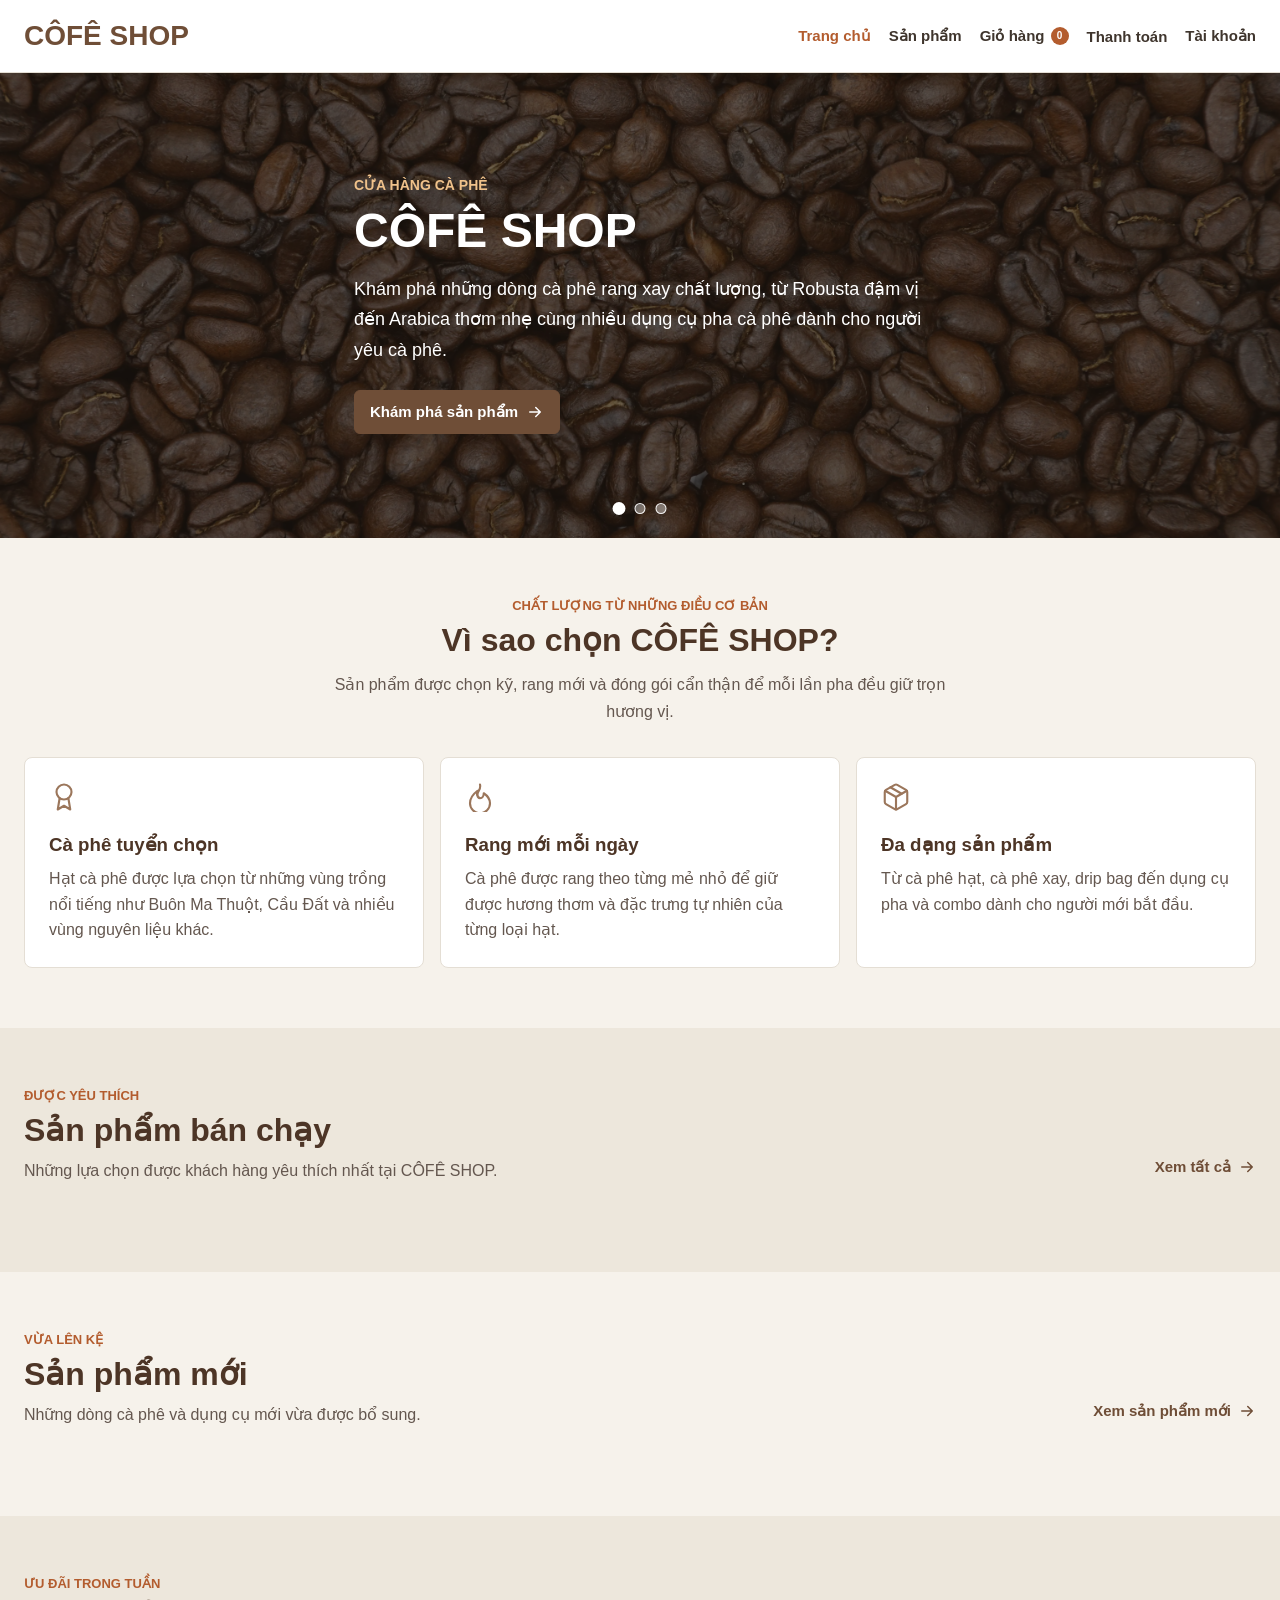
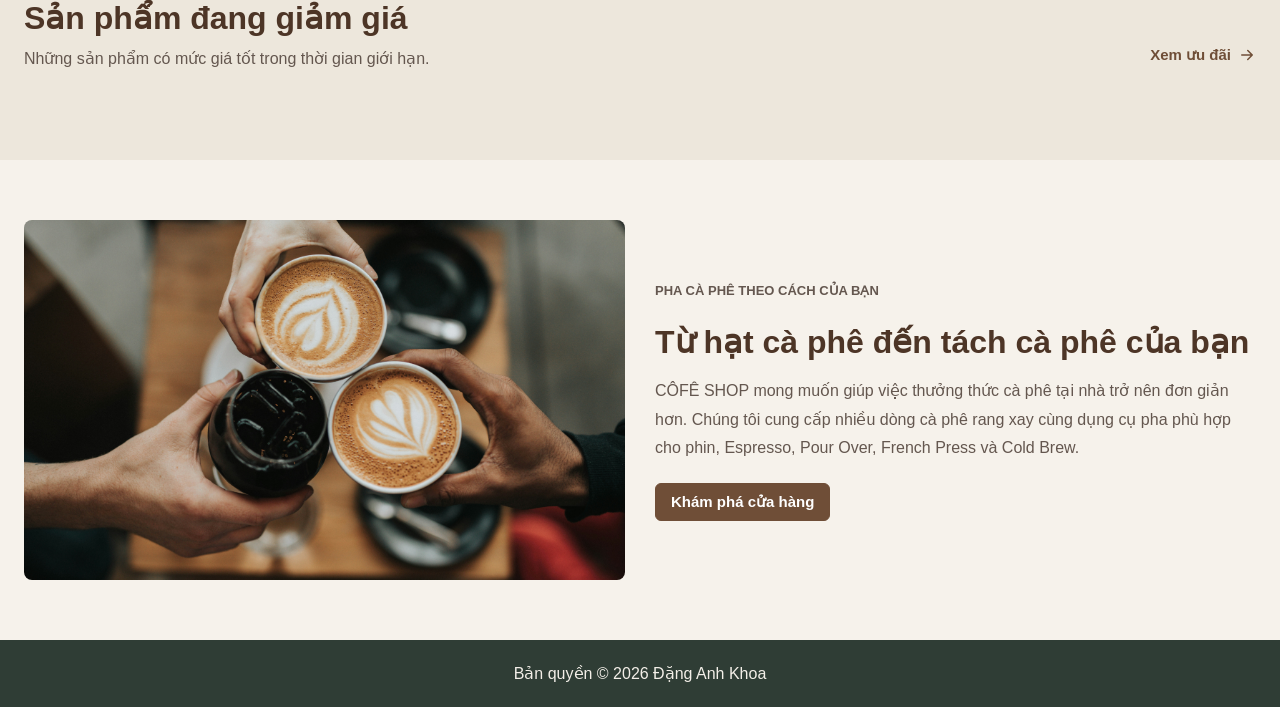
<file: index.html>
<!doctype html>
<html lang="vi">
  <head>
    <meta charset="UTF-8" />
    <meta name="viewport" content="width=device-width, initial-scale=1.0" />
    <title>CÔFÊ SHOP - T rang chủ</title>
    <link rel="stylesheet" href="style.css" />
  </head>

  <body>
    <header class="site-header">
      <div class="container header-inner">
        <a href="index.html" class="logo">CÔFÊ SHOP</a>

        <nav class="main-nav desktop-nav">
          <a href="index.html" class="active">Trang chủ</a>
          <a href="products.html"> Sản phẩm</a>
          <a href="cart.html">
            Giỏ hàng
            <span class="nav-cart-count">0</span>
          </a>
          <a href="checkout.html">Thanh toán</a>
          <a class="account" href="login.html">Tài khoản</a>
        </nav>

        <details class="mobile-nav">
          <summary>
            <svg class="menu-icon" viewBox="0 0 24 24">
              <path d="M4 6h16M4 12h16M4 18h16" />
            </svg>
            <svg class="close-icon" viewBox="0 0 24 24">
              <path d="m6 6 12 12M18 6 6 18" />
            </svg>
          </summary>

          <nav class="main-nav mobile-menu">
            <a href="index.html" class="active">Trang chủ</a>
            <a href="products.html">Sản phẩm</a>
            <a href="cart.html">
              Giỏ hàng
              <span class="nav-cart-count">0</span>
            </a>
            <a href="checkout.html">Thanh toán</a>
            <a class="account" href="login.html">Tài khoản</a>
          </nav>
        </details>
      </div>
    </header>

    <main id="home-page">
      <section class="hero hero-slider">
        <div class="hero-slides">
          <div class="hero-slide hero-slide-one is-active"></div>
          <div class="hero-slide hero-slide-two"></div>
          <div class="hero-slide hero-slide-three"></div>
        </div>

        <div class="container hero-content">
          <p class="eyebrow">Cửa hàng cà phê</p>

          <h1>CÔFÊ SHOP</h1>

          <p>
            Khám phá những dòng cà phê rang xay chất lượng, từ Robusta đậm vị đến Arabica thơm nhẹ
            cùng nhiều dụng cụ pha cà phê dành cho người yêu cà phê.
          </p>

          <a href="products.html" class="btn hero-primary">
            Khám phá sản phẩm
            <svg viewBox="0 0 24 24">
              <path d="M5 12h14M13 6l6 6-6 6" />
            </svg>
          </a>
        </div>

        <div class="slider-dots">
          <button type="button" class="slider-dot is-active" data-slide="0"></button>
          <button type="button" class="slider-dot" data-slide="1"></button>
          <button type="button" class="slider-dot" data-slide="2"></button>
        </div>
      </section>

      <section class="section home-benefits">
        <div class="container">
          <div class="section-heading section-heading-centered">
            <p class="section-eyebrow">Chất lượng từ những điều cơ bản</p>
            <h2 class="section-title">Vì sao chọn CÔFÊ SHOP?</h2>
            <p class="section-desc">
              Sản phẩm được chọn kỹ, rang mới và đóng gói cẩn thận để mỗi lần pha đều giữ trọn hương
              vị.
            </p>
          </div>

          <div class="feature-grid">
            <div class="feature-item">
              <svg class="feature-icon" viewBox="0 0 24 24">
                <circle cx="12" cy="8" r="6" />
                <path d="M15.5 13 17 22l-5-3-5 3 1.5-9" />
              </svg>
              <h3>Cà phê tuyển chọn</h3>
              <p>
                Hạt cà phê được lựa chọn từ những vùng trồng nổi tiếng như Buôn Ma Thuột, Cầu Đất và
                nhiều vùng nguyên liệu khác.
              </p>
            </div>

            <div class="feature-item">
              <svg class="feature-icon" viewBox="0 0 24 24">
                <path
                  d="M12 2c1 4-2 5-2 8 0 2 1 3 2 3 2 0 3-2 3-4 3 2 5 5 5 8a8 8 0 0 1-16 0c0-4 2-7 6-10-1 3 0 5 2 6"
                />
              </svg>
              <h3>Rang mới mỗi ngày</h3>
              <p>
                Cà phê được rang theo từng mẻ nhỏ để giữ được hương thơm và đặc trưng tự nhiên của
                từng loại hạt.
              </p>
            </div>

            <div class="feature-item">
              <svg class="feature-icon" viewBox="0 0 24 24">
                <path d="m16.5 9.4-9-5.2" />
                <path
                  d="M21 16V8a2 2 0 0 0-1-1.7l-7-4a2 2 0 0 0-2 0l-7 4A2 2 0 0 0 3 8v8a2 2 0 0 0 1 1.7l7 4a2 2 0 0 0 2 0l7-4a2 2 0 0 0 1-1.7Z"
                />
                <path d="M3.3 7 12 12l8.7-5M12 22V12" />
              </svg>
              <h3>Đa dạng sản phẩm</h3>
              <p>
                Từ cà phê hạt, cà phê xay, drip bag đến dụng cụ pha và combo dành cho người mới bắt
                đầu.
              </p>
            </div>
          </div>
        </div>
      </section>

      <section id="hot-products" class="section light-section">
        <div class="container">
          <div class="product-section-heading">
            <div>
              <p class="section-eyebrow">Được yêu thích</p>
              <h2 class="section-title">Sản phẩm bán chạy</h2>
              <p class="section-desc">
                Những lựa chọn được khách hàng yêu thích nhất tại CÔFÊ SHOP.
              </p>
            </div>

            <a href="products.html?status=hot" class="section-link">
              Xem tất cả
              <svg viewBox="0 0 24 24">
                <path d="M5 12h14M13 6l6 6-6 6" />
              </svg>
            </a>
          </div>

          <div class="product-grid">
            <!-- render hot-products -->
          </div>
        </div>
      </section>

      <section id="new-products" class="section">
        <div class="container">
          <div class="product-section-heading">
            <div>
              <p class="section-eyebrow">Vừa lên kệ</p>
              <h2 class="section-title">Sản phẩm mới</h2>
              <p class="section-desc">Những dòng cà phê và dụng cụ mới vừa được bổ sung.</p>
            </div>

            <a href="products.html?status=new" class="section-link">
              Xem sản phẩm mới
              <svg viewBox="0 0 24 24">
                <path d="M5 12h14M13 6l6 6-6 6" />
              </svg>
            </a>
          </div>

          <div class="product-grid">
            <!-- render new-products -->
          </div>
        </div>
      </section>

      <section id="sale-products" class="section light-section">
        <div class="container">
          <div class="product-section-heading">
            <div>
              <p class="section-eyebrow">Ưu đãi trong tuần</p>
              <h2 class="section-title">Sản phẩm đang giảm giá</h2>
              <p class="section-desc">Những sản phẩm có mức giá tốt trong thời gian giới hạn.</p>
            </div>

            <a href="products.html?status=sale" class="section-link">
              Xem ưu đãi
              <svg viewBox="0 0 24 24">
                <path d="M5 12h14M13 6l6 6-6 6" />
              </svg>
            </a>
          </div>

          <div class="product-grid">
            <!-- render sale-products -->
          </div>
        </div>
      </section>

      <section class="section home-about">
        <div class="container about-inner">
          <img src="./images/hat-ca-phe-den-tach-ca-phe.jpeg" />

          <div class="about-text">
            <p class="section-eyebrow">Pha cà phê theo cách của bạn</p>
            <h2>Từ hạt cà phê đến tách cà phê của bạn</h2>

            <p>
              CÔFÊ SHOP mong muốn giúp việc thưởng thức cà phê tại nhà trở nên đơn giản hơn. Chúng
              tôi cung cấp nhiều dòng cà phê rang xay cùng dụng cụ pha phù hợp cho phin, Espresso,
              Pour Over, French Press và Cold Brew.
            </p>

            <a href="products.html" class="btn">Khám phá cửa hàng</a>
          </div>
        </div>
      </section>
    </main>

    <footer class="site-footer">
      <div class="container">
        <p>Bản quyền © 2026 Đặng Anh Khoa</p>
      </div>
    </footer>

    <script type="module" src="app.js"></script>
  </body>
</html>
</file>
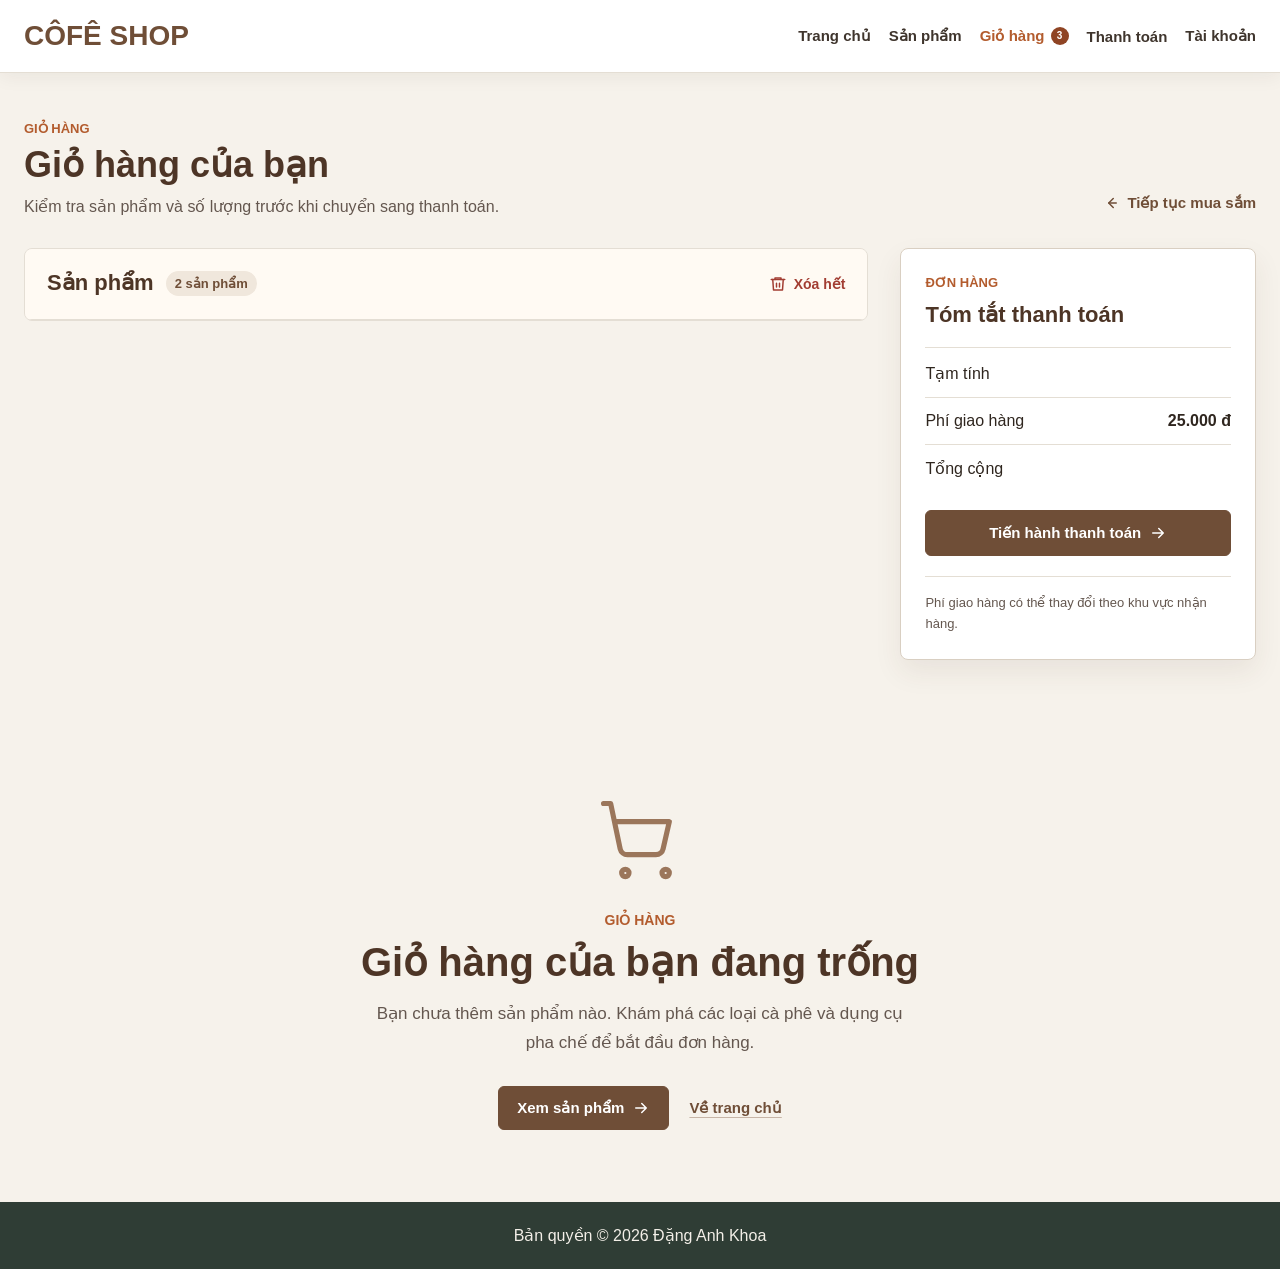
<file: cart.html>
<!doctype html>
<html lang="vi">
  <head>
    <meta charset="UTF-8" />
    <meta name="viewport" content="width=device-width, initial-scale=1.0" />
    <title>CÔFÊ SHOP - Giỏ hàng</title>
    <link rel="stylesheet" href="style.css" />
  </head>

  <body class="cart-page-body">
    <header class="site-header">
      <div class="container header-inner">
        <a href="index.html" class="logo">CÔFÊ SHOP</a>

        <nav class="main-nav desktop-nav">
          <a href="index.html">Trang chủ</a>
          <a href="products.html">Sản phẩm</a>
          <a href="cart.html" class="active">
            Giỏ hàng
            <span class="nav-cart-count">3</span>
          </a>
          <a href="checkout.html">Thanh toán</a>
          <a class="account" href="login.html">Tài khoản</a>
        </nav>

        <details class="mobile-nav">
          <summary>
            <svg class="menu-icon" viewBox="0 0 24 24">
              <path d="M4 6h16M4 12h16M4 18h16" />
            </svg>
            <svg class="close-icon" viewBox="0 0 24 24">
              <path d="m6 6 12 12M18 6 6 18" />
            </svg>
          </summary>

          <nav class="main-nav mobile-menu">
            <a href="index.html">Trang chủ</a>
            <a href="products.html">Sản phẩm</a>
            <a href="cart.html" class="active">
              Giỏ hàng
              <span class="nav-cart-count">3</span>
            </a>
            <a href="checkout.html">Thanh toán</a>
            <a class="account" href="login.html">Tài khoản</a>
          </nav>
        </details>
      </div>
    </header>

    <main id="cart-page">
      <section id="cart-section" class="cart-section">
        <div class="container">
          <div class="cart-page-heading">
            <div>
              <p class="cart-page-eyebrow">Giỏ hàng</p>
              <h1>Giỏ hàng của bạn</h1>
              <p>Kiểm tra sản phẩm và số lượng trước khi chuyển sang thanh toán.</p>
            </div>

            <a href="products.html" class="cart-back-link">
              <svg viewBox="0 0 24 24">
                <path d="m15 18-6-6 6-6" />
                <path d="M9 12h10" />
              </svg>
              Tiếp tục mua sắm
            </a>
          </div>

          <div class="cart-layout">
            <section class="cart-panel">
              <div class="cart-panel-header">
                <div class="cart-panel-heading">
                  <h2>Sản phẩm</h2>
                  <span id="cart-count">2 sản phẩm</span>
                </div>

                <button class="cart-clear" type="button">
                  <svg viewBox="0 0 24 24">
                    <path d="M3 6h18" />
                    <path d="M8 6V4h8v2" />
                    <path d="m19 6-1 14H6L5 6" />
                    <path d="M10 11v5M14 11v5" />
                  </svg>
                  Xóa hết
                </button>
              </div>

              <div class="cart-items">
                <!-- render cart items -->
              </div>
            </section>

            <aside class="order-box cart-summary">
              <div class="cart-summary-header">
                <p>Đơn hàng</p>
                <h2>Tóm tắt thanh toán</h2>
              </div>

              <div class="summary-line">
                <span>Tạm tính</span>
                <strong id="cart-summary"></strong>
              </div>

              <div class="summary-line">
                <span>Phí giao hàng</span>
                <strong>25.000 đ</strong>
              </div>

              <div class="summary-line cart-total-line">
                <span>Tổng cộng</span>
                <strong id="summary-total" class="summary-total"></strong>
              </div>

              <a href="checkout.html" class="btn cart-checkout-button">
                Tiến hành thanh toán
                <svg viewBox="0 0 24 24">
                  <path d="M5 12h14M13 6l6 6-6 6" />
                </svg>
              </a>

              <p class="summary-note">Phí giao hàng có thể thay đổi theo khu vực nhận hàng.</p>
            </aside>
          </div>
        </div>
      </section>
      <section id="empty-cart-section" class="empty-cart-section">
        <div class="container">
          <div class="empty-cart-state">
            <svg
              class="empty-cart-icon"
              viewBox="0 0 24 24"
              fill="none"
              xmlns="http://www.w3.org/2000/svg"
            >
              <circle cx="8" cy="21" r="1" />
              <circle cx="19" cy="21" r="1" />
              <path
                d="M2.05 2.05H4L6.6 14.44A2 2 0 0 0 8.55 16h7.8a2 2 0 0 0 1.95-1.57L20 7H5.12"
              />
            </svg>

            <p class="empty-cart-label">Giỏ hàng</p>
            <h1>Giỏ hàng của bạn đang trống</h1>
            <p class="empty-cart-description">
              Bạn chưa thêm sản phẩm nào. Khám phá các loại cà phê và dụng cụ pha chế để bắt đầu đơn
              hàng.
            </p>

            <div class="empty-cart-actions">
              <a href="products.html" class="btn empty-cart-primary">
                Xem sản phẩm
                <svg viewBox="0 0 24 24">
                  <path d="M5 12h14M13 6l6 6-6 6" />
                </svg>
              </a>
              <a href="index.html" class="empty-cart-home">Về trang chủ</a>
            </div>
          </div>
        </div>
      </section>
    </main>

    <footer class="site-footer">
      <div class="container">
        <p>Bản quyền © 2026 Đặng Anh Khoa</p>
      </div>
    </footer>
    <script type="module" src="app.js"></script>
  </body>
</html>
</file>
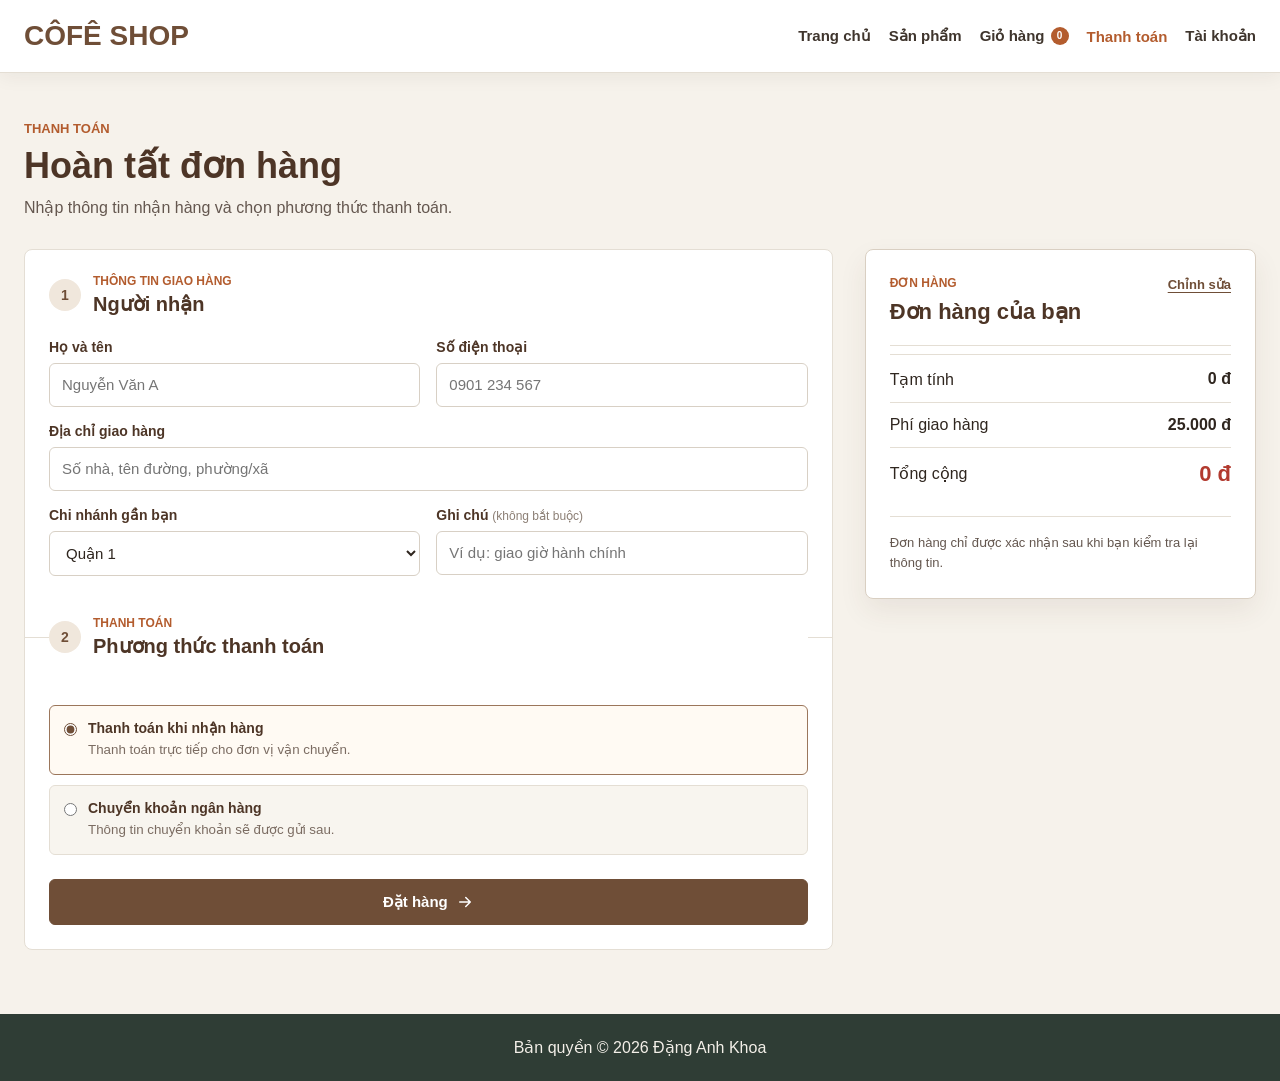
<file: checkout.html>
<!doctype html>
<html lang="vi">
  <head>
    <meta charset="UTF-8" />
    <meta name="viewport" content="width=device-width, initial-scale=1.0" />
    <title>CÔFÊ SHOP - Thanh toán</title>
    <link rel="stylesheet" href="style.css" />
  </head>

  <body class="checkout-page-body">
    <header class="site-header">
      <div class="container header-inner">
        <a href="index.html" class="logo">CÔFÊ SHOP</a>

        <nav class="main-nav desktop-nav">
          <a href="index.html">Trang chủ</a>
          <a href="products.html">Sản phẩm</a>
          <a href="cart.html">
            Giỏ hàng
            <span class="nav-cart-count">0</span>
          </a>
          <a href="checkout.html" class="active">Thanh toán</a>
          <a class="account" href="login.html">Tài khoản</a>
        </nav>

        <details class="mobile-nav">
          <summary>
            <svg class="menu-icon" viewBox="0 0 24 24">
              <path d="M4 6h16M4 12h16M4 18h16" />
            </svg>
            <svg class="close-icon" viewBox="0 0 24 24">
              <path d="m6 6 12 12M18 6 6 18" />
            </svg>
          </summary>

          <nav class="main-nav mobile-menu">
            <a href="index.html">Trang chủ</a>
            <a href="products.html">Sản phẩm</a>
            <a href="cart.html">
              Giỏ hàng
              <span class="nav-cart-count">0</span>
            </a>
            <a href="checkout.html" class="active">Thanh toán</a>
            <a class="account" href="login.html">Tài khoản</a>
          </nav>
        </details>
      </div>
    </header>

    <main id="checkout-page">
      <section class="checkout-section">
        <div class="container">
          <div class="checkout-page-heading">
            <p class="section-eyebrow">Thanh toán</p>
            <h1>Hoàn tất đơn hàng</h1>
            <p>Nhập thông tin nhận hàng và chọn phương thức thanh toán.</p>
          </div>

          <div class="checkout-layout">
            <form class="checkout-form" action="#">
              <div class="checkout-form-section">
                <div class="checkout-form-heading">
                  <span>1</span>
                  <div>
                    <p>Thông tin giao hàng</p>
                    <h2>Người nhận</h2>
                  </div>
                </div>

                <div class="form-row">
                  <div class="form-group">
                    <label for="name">Họ và tên</label>
                    <input
                      type="text"
                      id="name"
                      placeholder="Nguyễn Văn A"
                      autocomplete="name"
                      required
                    />
                  </div>

                  <div class="form-group">
                    <label for="phone">Số điện thoại</label>
                    <input
                      type="tel"
                      id="phone"
                      placeholder="0901 234 567"
                      autocomplete="tel"
                      required
                    />
                  </div>
                </div>

                <div class="form-group">
                  <label for="address">Địa chỉ giao hàng</label>
                  <input
                    type="text"
                    id="address"
                    placeholder="Số nhà, tên đường, phường/xã"
                    autocomplete="street-address"
                    required
                  />
                </div>

                <div class="form-row">
                  <div class="form-group">
                    <label for="branch">Chi nhánh gần bạn</label>
                    <select id="branch">
                      <option>Quận 1</option>
                      <option>Quận 3</option>
                      <option>Quận Bình Thạnh</option>
                    </select>
                  </div>

                  <div class="form-group">
                    <label for="note">Ghi chú <span>(không bắt buộc)</span></label>
                    <input type="text" id="note" placeholder="Ví dụ: giao giờ hành chính" />
                  </div>
                </div>
              </div>

              <fieldset class="checkout-form-section payment-section">
                <legend class="checkout-form-heading">
                  <span>2</span>
                  <span>
                    <small>Thanh toán</small>
                    <strong>Phương thức thanh toán</strong>
                  </span>
                </legend>

                <div class="payment-list">
                  <label class="payment-option">
                    <input type="radio" name="payment" checked />
                    <span>
                      <strong>Thanh toán khi nhận hàng</strong>
                      <small>Thanh toán trực tiếp cho đơn vị vận chuyển.</small>
                    </span>
                  </label>

                  <label class="payment-option">
                    <input type="radio" name="payment" />
                    <span>
                      <strong>Chuyển khoản ngân hàng</strong>
                      <small>Thông tin chuyển khoản sẽ được gửi sau.</small>
                    </span>
                  </label>
                </div>
              </fieldset>

              <button type="submit" class="btn checkout-submit">
                Đặt hàng
                <svg viewBox="0 0 24 24">
                  <path d="M5 12h14M13 6l6 6-6 6" />
                </svg>
              </button>
            </form>

            <aside class="order-box checkout-summary">
              <div class="checkout-summary-heading">
                <div>
                  <p>Đơn hàng</p>
                  <h2>Đơn hàng của bạn</h2>
                </div>
                <a href="cart.html">Chỉnh sửa</a>
              </div>

              <div class="checkout-order-list">
                <!-- render checkout line -->
              </div>

              <div class="summary-line">
                <span>Tạm tính</span>
                <strong id="order-summary">0 đ</strong>
              </div>

              <div class="summary-line">
                <span>Phí giao hàng</span>
                <strong>25.000 đ</strong>
              </div>

              <div class="summary-line checkout-total-line">
                <span>Tổng cộng</span>
                <strong id="order-total" class="summary-total">0 đ</strong>
              </div>

              <p class="checkout-summary-note">
                Đơn hàng chỉ được xác nhận sau khi bạn kiểm tra lại thông tin.
              </p>
            </aside>
          </div>
        </div>
      </section>
    </main>

    <footer class="site-footer">
      <div class="container">
        <p>Bản quyền © 2026 Đặng Anh Khoa</p>
      </div>
    </footer>
    <script type="module" src="app.js"></script>
  </body>
</html>
</file>
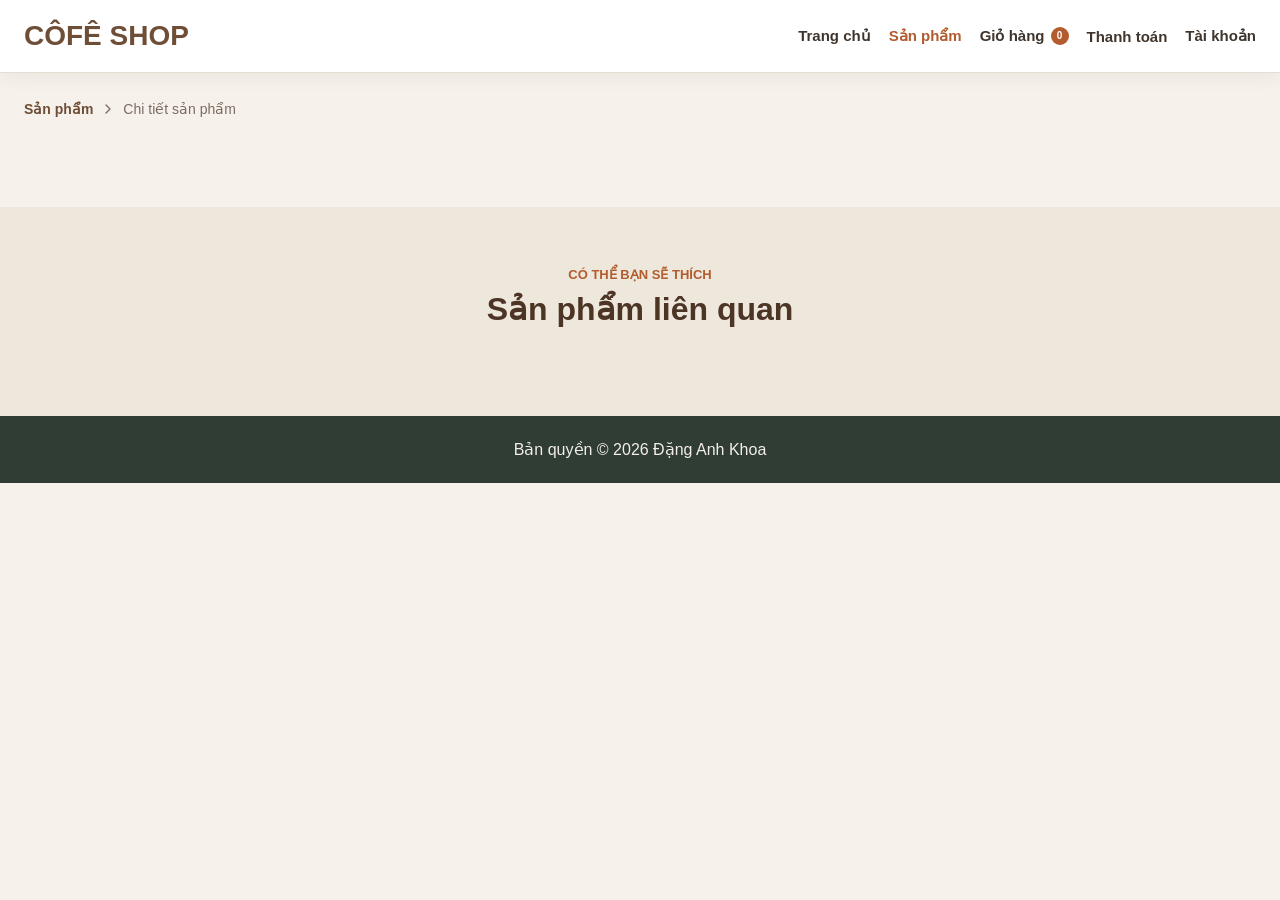
<file: detail.html>
<!doctype html>
<html lang="vi">
  <head>
    <meta charset="UTF-8" />
    <meta name="viewport" content="width=device-width, initial-scale=1.0" />
    <title>CÔFÊ SHOP - Cà phê Robusta Buôn Ma Thuột 500g</title>
    <link rel="stylesheet" href="style.css" />
  </head>

  <body>
    <header class="site-header">
      <div class="container header-inner">
        <a href="index.html" class="logo">CÔFÊ SHOP</a>

        <nav class="main-nav desktop-nav">
          <a href="index.html">Trang chủ</a>
          <a href="products.html" class="active">Sản phẩm</a>
          <a href="cart.html">
            Giỏ hàng
            <span class="nav-cart-count">0</span>
          </a>
          <a href="checkout.html">Thanh toán</a>
          <a class="account" href="login.html">Tài khoản</a>
        </nav>

        <details class="mobile-nav">
          <summary>
            <svg class="menu-icon" viewBox="0 0 24 24">
              <path d="M4 6h16M4 12h16M4 18h16" />
            </svg>
            <svg class="close-icon" viewBox="0 0 24 24">
              <path d="m6 6 12 12M18 6 6 18" />
            </svg>
          </summary>

          <nav class="main-nav mobile-menu">
            <a href="index.html">Trang chủ</a>
            <a href="products.html" class="active">Sản phẩm</a>
            <a href="cart.html">
              Giỏ hàng
              <span class="nav-cart-count">0</span>
            </a>
            <a href="checkout.html">Thanh toán</a>
            <a class="account" href="login.html">Tài khoản</a>
          </nav>
        </details>
      </div>
    </header>

    <main id="detail-page">
      <section class="detail-section">
        <div class="container detail-breadcrumb">
          <a href="products.html">Sản phẩm</a>
          <svg viewBox="0 0 24 24">
            <path d="m9 18 6-6-6-6" />
          </svg>
          <span>Chi tiết sản phẩm</span>
        </div>

        <div id="product-detail" class="container detail-layout">
          <!-- render detail product -->
        </div>
      </section>

      <section id="relate-products" class="section related-products">
        <div class="container">
          <div class="related-products-heading">
            <p class="section-eyebrow">Có thể bạn sẽ thích</p>
            <h2 class="section-title">Sản phẩm liên quan</h2>
          </div>

          <div class="product-grid"></div>
        </div>
      </section>
    </main>

    <footer class="site-footer">
      <div class="container">
        <p>Bản quyền © 2026 Đặng Anh Khoa</p>
      </div>
    </footer>

    <script type="module" src="app.js"></script>
  </body>
</html>
</file>
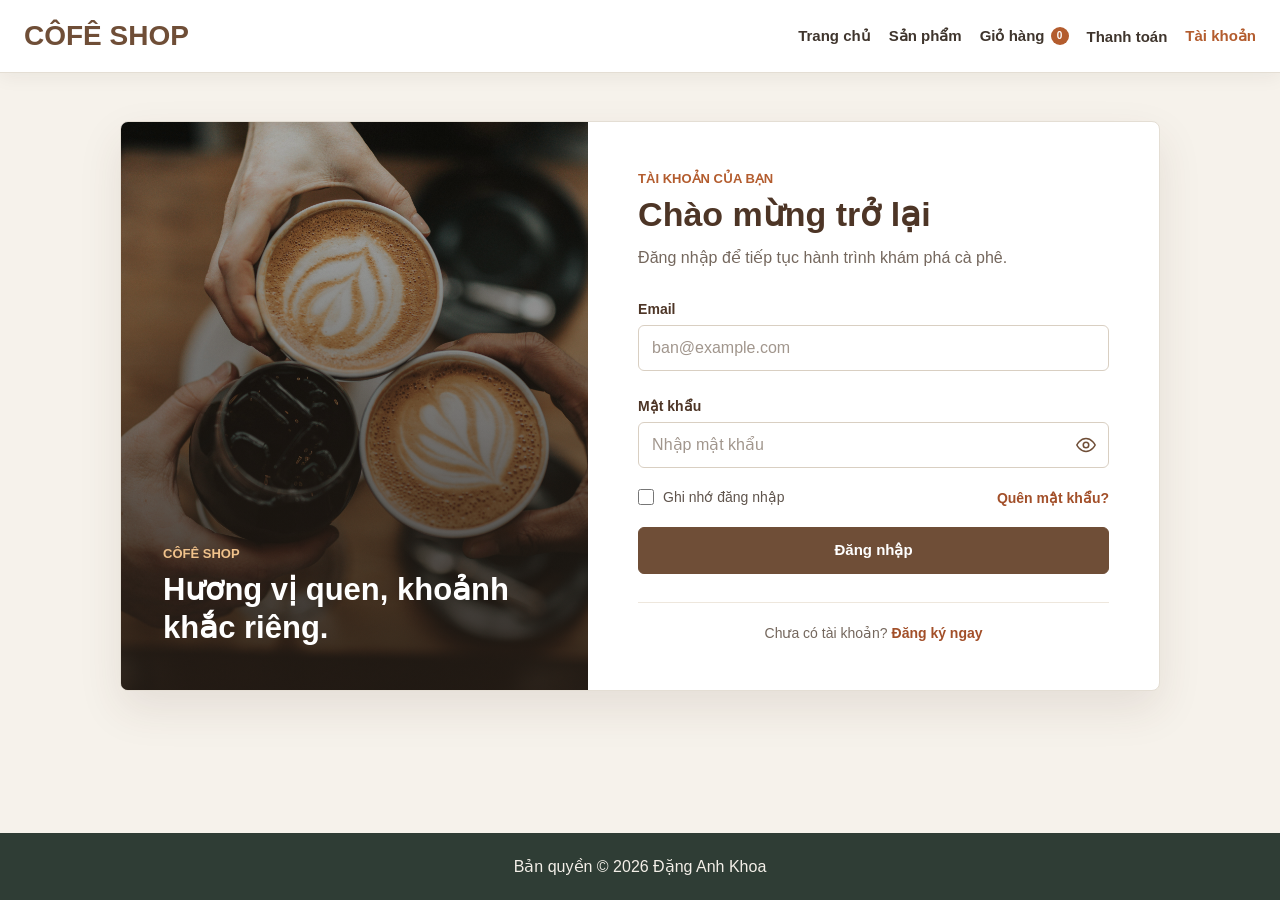
<file: login.html>
<!doctype html>
<html lang="vi">
  <head>
    <meta charset="UTF-8" />
    <meta name="viewport" content="width=device-width, initial-scale=1.0" />
    <title>CÔFÊ SHOP - Đăng nhập</title>
    <link rel="stylesheet" href="style.css" />
  </head>

  <body class="auth-page-body">
    <header class="site-header">
      <div class="container header-inner">
        <a href="index.html" class="logo">CÔFÊ SHOP</a>

        <nav class="main-nav desktop-nav">
          <a href="index.html">Trang chủ</a>
          <a href="products.html">Sản phẩm</a>
          <a href="cart.html">
            Giỏ hàng
            <span class="nav-cart-count">0</span>
          </a>
          <a href="checkout.html">Thanh toán</a>
          <a href="login.html" class="active account">Tài khoản</a>
        </nav>

        <details class="mobile-nav">
          <summary>
            <svg class="menu-icon" viewBox="0 0 24 24">
              <path d="M4 6h16M4 12h16M4 18h16" />
            </svg>
            <svg class="close-icon" viewBox="0 0 24 24">
              <path d="m6 6 12 12M18 6 6 18" />
            </svg>
          </summary>

          <nav class="main-nav mobile-menu">
            <a href="index.html">Trang chủ</a>
            <a href="products.html">Sản phẩm</a>
            <a href="cart.html">
              Giỏ hàng
              <span class="nav-cart-count">0</span>
            </a>
            <a href="checkout.html">Thanh toán</a>
            <a href="login.html" class="active account">Tài khoản</a>
          </nav>
        </details>
      </div>
    </header>

    <main id="login-page" class="auth-page">
      <section class="auth-section">
        <div class="container">
          <div class="auth-shell">
            <div class="auth-visual auth-visual-login">
              <div class="auth-visual-content">
                <p>CÔFÊ SHOP</p>
                <h2>Hương vị quen, khoảnh khắc riêng.</h2>
              </div>
            </div>

            <div class="auth-panel">
              <div class="auth-heading">
                <p class="section-eyebrow">Tài khoản của bạn</p>
                <h1>Chào mừng trở lại</h1>
                <p>Đăng nhập để tiếp tục hành trình khám phá cà phê.</p>
              </div>

              <form class="auth-form" action="#">
                <div class="auth-field">
                  <label for="login-email">Email</label>
                  <input
                    id="login-email"
                    name="email"
                    type="email"
                    placeholder="ban@example.com"
                    autocomplete="email"
                    required
                  />
                  <p class="auth-field-feedback" id="login-email-error"></p>
                </div>

                <div class="auth-field">
                  <label for="login-password">Mật khẩu</label>
                  <div class="password-input">
                    <input
                      id="login-password"
                      name="password"
                      type="password"
                      placeholder="Nhập mật khẩu"
                      autocomplete="current-password"
                      minlength="8"
                      required
                    />
                    <button type="button" class="password-toggle">
                      <svg viewBox="0 0 24 24">
                        <path d="M2 12s3.5-7 10-7 10 7 10 7-3.5 7-10 7S2 12 2 12Z" />
                        <circle cx="12" cy="12" r="3" />
                        <path class="password-toggle-slash" d="m3 3 18 18" />
                      </svg>
                    </button>
                  </div>
                </div>

                <div class="auth-form-options">
                  <label class="auth-check">
                    <input id="login-remember" type="checkbox" name="remember" />
                    <span>Ghi nhớ đăng nhập</span>
                  </label>

                  <a href="#" class="auth-text-link">Quên mật khẩu?</a>
                </div>

                <button type="submit" class="btn auth-submit">Đăng nhập</button>
                <div class="auth-alert auth-alert-error" id="login-form-error">
                  <svg viewBox="0 0 24 24">
                    <circle cx="12" cy="12" r="9" />
                    <path d="M12 7v6M12 17h.01" />
                  </svg>
                  <div>
                    <strong>Đăng nhập không thành công</strong>
                    <span>Email hoặc mật khẩu chưa đúng. Vui lòng kiểm tra lại.</span>
                  </div>
                </div>
              </form>

              <p class="auth-switch">
                Chưa có tài khoản?
                <a href="register.html">Đăng ký ngay</a>
              </p>
            </div>
          </div>
        </div>
      </section>
    </main>

    <footer class="site-footer">
      <div class="container">
        <p>Bản quyền © 2026 Đặng Anh Khoa</p>
      </div>
    </footer>
    <script type="module" src="app.js"></script>
  </body>
</html>
</file>
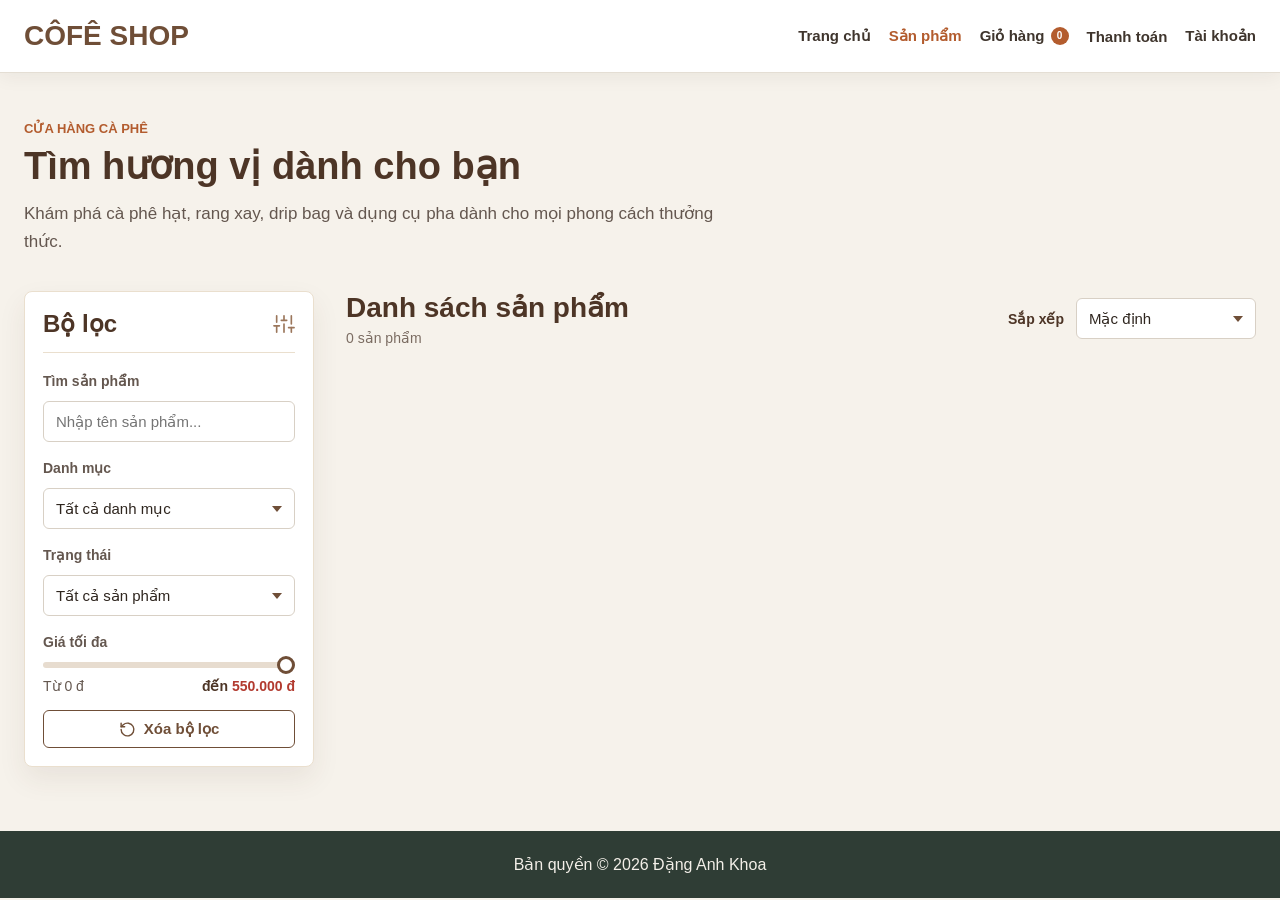
<file: products.html>
<!doctype html>
<html lang="vi">
  <head>
    <meta charset="UTF-8" />
    <meta name="viewport" content="width=device-width, initial-scale=1.0" />
    <title>CÔFÊ SHOP - Sản phẩm</title>
    <link rel="stylesheet" href="style.css" />
  </head>

  <body>
    <header class="site-header">
      <div class="container header-inner">
        <a href="index.html" class="logo">CÔFÊ SHOP</a>

        <nav class="main-nav desktop-nav">
          <a href="index.html">Trang chủ</a>
          <a href="products.html" class="active">Sản phẩm</a>
          <a href="cart.html">
            Giỏ hàng
            <span class="nav-cart-count">0</span>
          </a>
          <a href="checkout.html">Thanh toán</a>
          <a class="account" href="login.html">Tài khoản</a>
        </nav>

        <details class="mobile-nav">
          <summary>
            <svg class="menu-icon" viewBox="0 0 24 24">
              <path d="M4 6h16M4 12h16M4 18h16" />
            </svg>
            <svg class="close-icon" viewBox="0 0 24 24">
              <path d="m6 6 12 12M18 6 6 18" />
            </svg>
          </summary>

          <nav class="main-nav mobile-menu">
            <a href="index.html">Trang chủ</a>
            <a href="products.html" class="active">Sản phẩm</a>
            <a href="cart.html">
              Giỏ hàng
              <span class="nav-cart-count">0</span>
            </a>
            <a href="checkout.html">Thanh toán</a>
            <a class="account" href="login.html">Tài khoản</a>
          </nav>
        </details>
      </div>
    </header>

    <main id="products-page">
      <section id="filter-products" class="products-section">
        <div class="container">
          <div class="catalog-heading">
            <p class="section-eyebrow">Cửa hàng cà phê</p>
            <h1>Tìm hương vị dành cho bạn</h1>
            <p>
              Khám phá cà phê hạt, rang xay, drip bag và dụng cụ pha dành cho mọi phong cách thưởng
              thức.
            </p>
          </div>

          <div class="products-layout">
            <aside class="filter-sidebar">
              <div class="filter-panel">
                <div class="filter-panel-heading">
                  <h2>Bộ lọc</h2>
                  <svg viewBox="0 0 24 24">
                    <path d="M4 21v-7M4 10V3M12 21v-9M12 8V3M20 21v-5M20 12V3" />
                    <path d="M1 14h6M9 8h6M17 16h6" />
                  </svg>
                </div>

                <div class="filter-group">
                  <label class="filter-label" for="search-product"> Tìm sản phẩm </label>
                  <input
                    type="search"
                    id="search-product"
                    placeholder="Nhập tên sản phẩm..."
                    autocomplete="off"
                  />
                </div>
                <div class="filter-group">
                  <label class="filter-label" for="category-product"> Danh mục </label>
                  <div class="select-wrap">
                    <select id="category-product">
                      <option value="all">Tất cả danh mục</option>
                      <option value="Cà phê hạt">Cà phê hạt</option>
                      <option value="Cà phê xay">Cà phê xay</option>
                      <option value="Drip Bag">Drip Bag</option>
                      <option value="Cold Brew">Cold Brew</option>
                      <option value="Cà phê hòa tan">Cà phê hòa tan</option>
                      <option value="Capsule">Capsule</option>
                      <option value="Dụng cụ pha">Dụng cụ pha</option>
                      <option value="Máy xay">Máy xay</option>
                      <option value="Phụ kiện">Phụ kiện</option>
                      <option value="Combo">Combo</option>
                      <option value="Quà tặng">Quà tặng</option>
                    </select>
                  </div>
                </div>
                <div class="filter-group">
                  <label class="filter-label" for="status-product"> Trạng thái </label>

                  <div class="select-wrap">
                    <select id="status-product">
                      <option value="all">Tất cả sản phẩm</option>
                      <option value="hot">Bán chạy</option>
                      <option value="new">Sản phẩm mới</option>
                      <option value="sale">Đang giảm giá</option>
                    </select>
                  </div>
                </div>
                <div class="filter-group">
                  <label class="filter-label" for="max-price"> Giá tối đa </label>

                  <div class="price-filter">
                    <input
                      type="range"
                      id="max-price"
                      min="50000"
                      max="550000"
                      step="10000"
                      value="550000"
                    />

                    <div class="price-filter-value">
                      <span>Từ 0 đ</span>

                      <strong>
                        đến
                        <span id="max-price-value"> 550.000 đ </span>
                      </strong>
                    </div>
                  </div>
                </div>
                <div class="filter-actions">
                  <button id="reset-filter" class="btn btn-outline" type="button">
                    <svg viewBox="0 0 24 24">
                      <path d="M3 12a9 9 0 1 0 3-6.7L3 8" />
                      <path d="M3 3v5h5" />
                    </svg>
                    Xóa bộ lọc
                  </button>
                </div>
              </div>
            </aside>

            <div class="products-content">
              <div class="toolbar">
                <div>
                  <h2>Danh sách sản phẩm</h2>
                  <span id="product-count">0 sản phẩm</span>
                </div>

                <div class="toolbar-actions">
                  <label class="sort-label" for="sort-product">Sắp xếp</label>

                  <div class="select-wrap sort-select">
                    <select id="sort-product">
                      <option value="default">Mặc định</option>

                      <option value="price-asc">Giá thấp đến cao</option>

                      <option value="price-desc">Giá cao đến thấp</option>

                      <option value="name-asc">Tên A - Z</option>

                      <option value="name-desc">Tên Z - A</option>
                    </select>
                  </div>
                </div>
              </div>

              <div id="products-list" class="product-grid products-page-grid">
                <!-- JavaScript render sản phẩm tại đây -->
              </div>
            </div>
          </div>
        </div>
      </section>
    </main>

    <footer class="site-footer">
      <div class="container">
        <p>Bản quyền © 2026 Đặng Anh Khoa</p>
      </div>
    </footer>

    <script type="module" src="app.js"></script>
  </body>
</html>
</file>
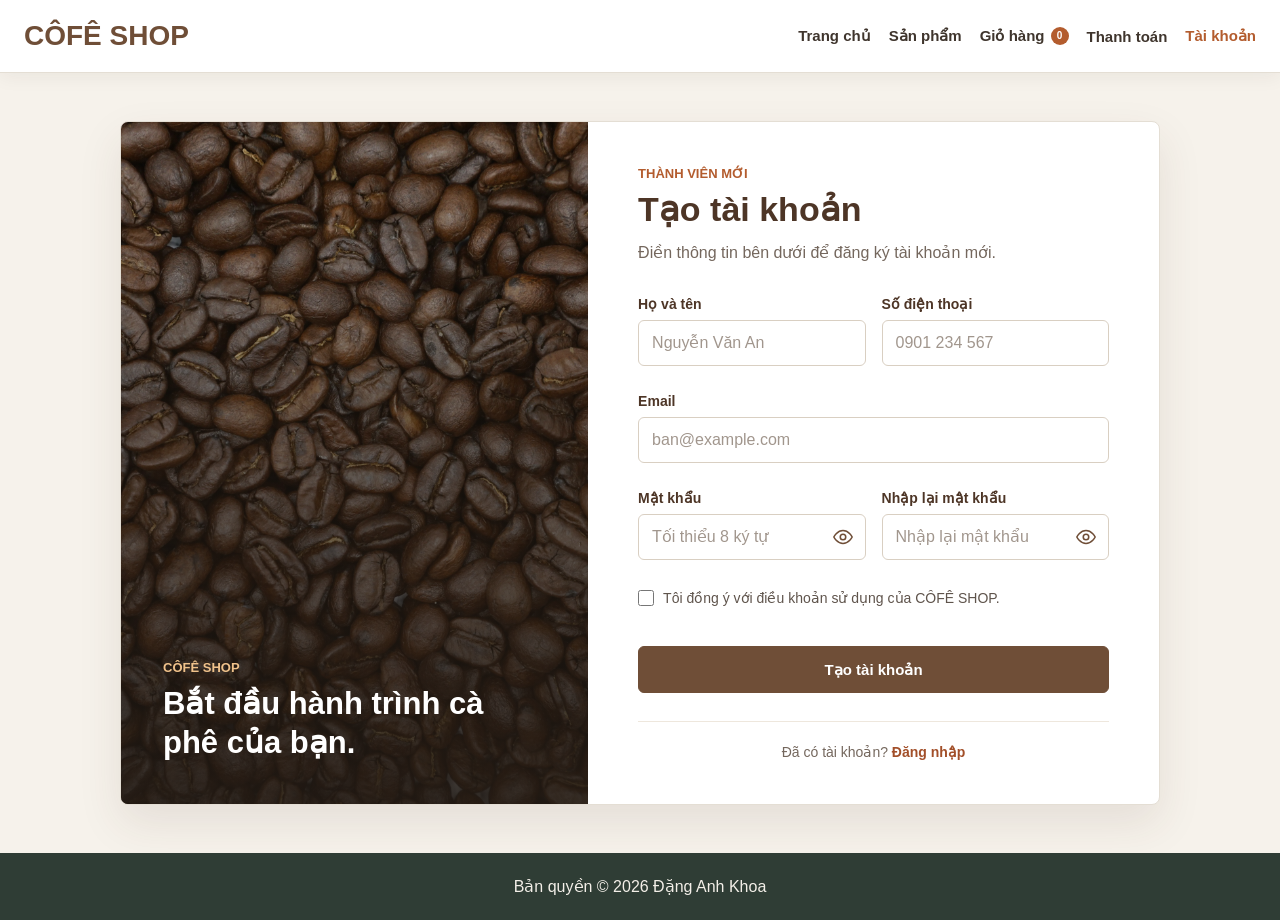
<file: register.html>
<!doctype html>
<html lang="vi">
  <head>
    <meta charset="UTF-8" />
    <meta name="viewport" content="width=device-width, initial-scale=1.0" />
    <title>CÔFÊ SHOP - Đăng ký</title>
    <link rel="stylesheet" href="style.css" />
  </head>

  <body class="auth-page-body">
    <header class="site-header">
      <div class="container header-inner">
        <a href="index.html" class="logo">CÔFÊ SHOP</a>

        <nav class="main-nav desktop-nav">
          <a href="index.html">Trang chủ</a>
          <a href="products.html">Sản phẩm</a>
          <a href="cart.html">
            Giỏ hàng
            <span class="nav-cart-count">0</span>
          </a>
          <a href="checkout.html">Thanh toán</a>
          <a href="login.html" class="active account">Tài khoản</a>
        </nav>

        <details class="mobile-nav">
          <summary>
            <svg class="menu-icon" viewBox="0 0 24 24">
              <path d="M4 6h16M4 12h16M4 18h16" />
            </svg>
            <svg class="close-icon" viewBox="0 0 24 24">
              <path d="m6 6 12 12M18 6 6 18" />
            </svg>
          </summary>

          <nav class="main-nav mobile-menu">
            <a href="index.html">Trang chủ</a>
            <a href="products.html">Sản phẩm</a>
            <a href="cart.html">
              Giỏ hàng
              <span class="nav-cart-count">0</span>
            </a>
            <a href="checkout.html">Thanh toán</a>
            <a href="login.html" class="active account">Tài khoản</a>
          </nav>
        </details>
      </div>
    </header>

    <main id="register-page" class="auth-page">
      <section class="auth-section">
        <div class="container">
          <div class="auth-shell auth-shell-register">
            <div class="auth-visual auth-visual-register">
              <div class="auth-visual-content">
                <p>CÔFÊ SHOP</p>
                <h2>Bắt đầu hành trình cà phê của bạn.</h2>
              </div>
            </div>

            <div class="auth-panel">
              <div class="auth-heading">
                <p class="section-eyebrow">Thành viên mới</p>
                <h1>Tạo tài khoản</h1>
                <p>Điền thông tin bên dưới để đăng ký tài khoản mới.</p>
              </div>

              <form class="auth-form" action="#">
                <div class="auth-form-grid">
                  <div class="auth-field">
                    <label for="register-name">Họ và tên</label>
                    <input
                      id="register-name"
                      name="name"
                      type="text"
                      placeholder="Nguyễn Văn An"
                      autocomplete="name"
                      required
                    />
                    <p class="auth-field-feedback" id="register-name-error"></p>
                  </div>

                  <div class="auth-field">
                    <label for="register-phone">Số điện thoại</label>
                    <input
                      id="register-phone"
                      name="phone"
                      type="tel"
                      placeholder="0901 234 567"
                      autocomplete="tel"
                      pattern="0[0-9\s]{9,12}"
                      required
                    />
                    <p class="auth-field-feedback" id="register-phone-error"></p>
                  </div>
                </div>

                <div class="auth-field">
                  <label for="register-email">Email</label>
                  <input
                    id="register-email"
                    name="email"
                    type="email"
                    placeholder="ban@example.com"
                    autocomplete="email"
                    required
                  />
                  <p class="auth-field-feedback" id="register-email-error"></p>
                </div>

                <div class="auth-form-grid">
                  <div class="auth-field">
                    <label for="register-password">Mật khẩu</label>
                    <div class="password-input">
                      <input
                        id="register-password"
                        name="password"
                        type="password"
                        placeholder="Tối thiểu 8 ký tự"
                        autocomplete="new-password"
                        minlength="8"
                        required
                      />
                      <button type="button" class="password-toggle" title="Hiện mật khẩu">
                        <svg viewBox="0 0 24 24">
                          <path d="M2 12s3.5-7 10-7 10 7 10 7-3.5 7-10 7S2 12 2 12Z" />
                          <circle cx="12" cy="12" r="3" />
                          <path class="password-toggle-slash" d="m3 3 18 18" />
                        </svg>
                      </button>
                    </div>
                    <p class="auth-field-feedback" id="register-password-error"></p>
                  </div>

                  <div class="auth-field">
                    <label for="register-confirm-password">Nhập lại mật khẩu</label>
                    <div class="password-input">
                      <input
                        id="register-confirm-password"
                        name="confirm-password"
                        type="password"
                        placeholder="Nhập lại mật khẩu"
                        autocomplete="new-password"
                        minlength="8"
                        required
                      />
                      <button type="button" class="password-toggle">
                        <svg viewBox="0 0 24 24">
                          <path d="M2 12s3.5-7 10-7 10 7 10 7-3.5 7-10 7S2 12 2 12Z" />
                          <circle cx="12" cy="12" r="3" />
                          <path class="password-toggle-slash" d="m3 3 18 18" />
                        </svg>
                      </button>
                    </div>
                    <p class="auth-field-feedback" id="register-confirm-password-error"></p>
                  </div>
                </div>

                <label class="auth-check auth-terms">
                  <input id="register-terms" type="checkbox" name="terms"/>
                  <span>Tôi đồng ý với điều khoản sử dụng của CÔFÊ SHOP.</span>
                </label>
                <p class="auth-field-feedback auth-check-feedback" id="register-terms-error"></p>

                <button type="submit" class="btn auth-submit">Tạo tài khoản</button>
                <div class="auth-alert auth-alert-error" id="register-form-error">
                  <svg viewBox="0 0 24 24">
                    <circle cx="12" cy="12" r="9" />
                    <path d="M12 7v6M12 17h.01" />
                  </svg>
                  <div>
                    <strong>Không thể tạo tài khoản</strong>
                    <span>Email hoặc số điện thoại đã được sử dụng.</span>
                  </div>
                </div>

                <div class="auth-alert auth-alert-success" id="register-form-success">
                  <svg viewBox="0 0 24 24">
                    <circle cx="12" cy="12" r="9" />
                    <path d="m8.5 12.5 2.5 2.5 4.5-5" />
                  </svg>
                  <div>
                    <strong>Đăng ký thành công</strong>
                    <span
                      >Bạn có thể đăng nhập bằng tài khoản vừa tạo.
                      <a href="login.html" class="auth-alert-link">Đăng nhập ngay</a></span
                    >
                  </div>
                </div>
              </form>

              <p class="auth-switch">
                Đã có tài khoản?
                <a href="login.html">Đăng nhập</a>
              </p>
            </div>
          </div>
        </div>
      </section>
    </main>

    <footer class="site-footer">
      <div class="container">
        <p>Bản quyền © 2026 Đặng Anh Khoa</p>
      </div>
    </footer>
    <script type="module" src="app.js"></script>
  </body>
</html>
</file>
<file: style.css>
* {
  box-sizing: border-box;
  margin: 0;
  padding: 0;
}

body {
  background: #f6f2eb;
  color: #2f261f;
  font-family: Arial, Helvetica, sans-serif;
  min-height: 100vh;
  padding-top: 73px;
}

img {
  display: block;
  max-width: 100%;
}

a {
  color: inherit;
  text-decoration: none;
}

.container {
  max-width: 1280px;
  margin: 0 auto;
  padding: 0 24px;
}

.site-header {
  background: #ffffff;
  border-bottom: 1px solid #e4ded4;
  box-shadow: 0 4px 18px rgba(47, 38, 31, 0.06);
  left: 0;
  position: fixed;
  top: 0;
  width: 100%;
  z-index: 1000;
}

.header-inner {
  align-items: center;
  display: flex;
  justify-content: space-between;
  min-height: 72px;
}

.logo {
  color: #6f4e37;
  font-size: 28px;
  font-weight: 700;
  white-space: nowrap;
}

.main-nav {
  display: flex;
  flex-wrap: wrap;
  gap: 18px;
}

.main-nav a {
  align-items: center;
  color: #3f352d;
  display: inline-flex;
  font-size: 15px;
  font-weight: 700;
  gap: 6px;
}

.main-nav a:hover,
.main-nav .active {
  color: #b35c2e;
}

.nav-cart-count {
  align-items: center;
  background: #b35c2e;
  border-radius: 9px;
  color: #ffffff;
  display: inline-flex;
  font-size: 10px;
  font-variant-numeric: tabular-nums;
  height: 18px;
  justify-content: center;
  line-height: 1;
  min-width: 18px;
  padding: 0 5px;
}

.main-nav a:hover .nav-cart-count,
.main-nav .active .nav-cart-count {
  background: #8f4424;
}

.mobile-nav {
  display: none;
}

.hero {
  background: #2f261f;
  color: #ffffff;
  isolation: isolate;
  overflow: hidden;
  padding: 104px 0;
  position: relative;
}

.hero::after {
  background: rgba(31, 23, 18, 0.62);
  content: "";
  inset: 0;
  pointer-events: none;
  position: absolute;
  z-index: 1;
}

.hero-slides,
.hero-slide {
  inset: 0;
  position: absolute;
}

.hero-slides {
  z-index: 0;
}

.hero-slide {
  background-position: center;
  background-repeat: no-repeat;
  background-size: cover;
  opacity: 0;
  transform: scale(1.02);
  transition: opacity 700ms ease;
}

.hero-slide.is-active {
  opacity: 1;
}

.hero-slide-one {
  background-image: url("./images/background-ca-phe.webp");
}

.hero-slide-two {
  background-image: url("./images/hat-ca-phe-den-tach-ca-phe.jpeg");
  background-position: center 58%;
}

.hero-slide-three {
  background-color: #4d3526;
  background-image: url("./images/combo-ca-phe-viet.jpg");
  background-position: center 66%;
}

.hero-content {
  max-width: 620px;
  position: relative;
  z-index: 2;
}

.slider-dots {
  align-items: center;
  bottom: 24px;
  display: flex;
  gap: 10px;
  left: 50%;
  position: absolute;
  transform: translateX(-50%);
  z-index: 2;
}

.slider-dot {
  background: rgba(255, 255, 255, 0.38);
  border: 1px solid rgba(255, 255, 255, 0.92);
  border-radius: 50%;
  cursor: pointer;
  height: 11px;
  padding: 0;
  transition:
    background-color 180ms ease,
    transform 180ms ease;
  width: 11px;
}

.slider-dot:hover,
.slider-dot:focus-visible {
  background: #ffffff;
  outline: 2px solid rgba(255, 255, 255, 0.5);
  outline-offset: 4px;
}

.slider-dot.is-active {
  background: #ffffff;
  transform: scale(1.18);
}

.eyebrow {
  color: #f0c28b;
  font-size: 14px;
  font-weight: 700;
  margin-bottom: 12px;
  text-transform: uppercase;
}

.hero h1,
.page-hero h1 {
  font-size: 48px;
  line-height: 1.1;
  margin-bottom: 16px;
}

.hero-content > p:not(.eyebrow),
.page-hero .container > p:not(.eyebrow) {
  font-size: 18px;
  line-height: 1.7;
  margin-bottom: 24px;
}

.btn.hero-primary {
  align-items: center;
  display: inline-flex;
  gap: 8px;
  justify-content: center;
  min-height: 44px;
}

.hero-primary svg,
.section-link svg {
  flex: 0 0 auto;
  fill: none;
  height: 18px;
  stroke: currentColor;
  stroke-linecap: round;
  stroke-linejoin: round;
  stroke-width: 2;
  width: 18px;
}

.hero-primary svg {
  transition: transform 180ms ease;
}

.hero-primary:hover svg {
  transform: translateX(3px);
}

.btn {
  background: #6f4e37;
  border: 1px solid #6f4e37;
  border-radius: 6px;
  color: #ffffff;
  cursor: pointer;
  display: inline-block;
  font-family: inherit;
  font-size: 15px;
  font-weight: 700;
  padding: 9px 15px;
}

.btn:hover {
  background: #4d3526;
}

.btn-outline {
  background: #ffffff;
  color: #6f4e37;
}

.btn-outline:hover {
  background: #f6f2eb;
}

.section {
  padding: 60px 0;
}

.section-title {
  color: #4d3526;
  font-size: 32px;
  margin-bottom: 12px;
  text-align: center;
}

.section-desc {
  color: #64574f;
  line-height: 1.7;
  margin: 0 auto 32px;
  max-width: 650px;
  text-align: center;
}

.section-heading {
  margin-bottom: 32px;
}

.section-heading-centered {
  text-align: center;
}

.section-heading-centered .section-desc {
  margin-bottom: 0;
}

.section-eyebrow {
  color: #b35c2e;
  font-size: 13px;
  font-weight: 700;
  margin-bottom: 8px;
  text-transform: uppercase;
}

.feature-grid,
.product-grid {
  align-items: stretch;
  display: grid;
  gap: 16px;
  grid-template-columns: repeat(3, 1fr);
}

.feature-item,
.product-card,
.info-box,
.order-box {
  background: #ffffff;
  border: 1px solid #e4ded4;
  border-radius: 8px;
}

.feature-item {
  padding: 24px;
}

.feature-icon {
  color: #9b765b;
  fill: none;
  height: 30px;
  margin-bottom: 18px;
  stroke: currentColor;
  stroke-linecap: round;
  stroke-linejoin: round;
  stroke-width: 1.7;
  width: 30px;
}

.feature-item h3,
.product-card h3,
.info-box h3,
.order-box h3 {
  color: #4d3526;
  margin-bottom: 10px;
}

.feature-item p,
.product-card p,
.info-box p,
.order-box p {
  color: #64574f;
  line-height: 1.6;
}

.light-section {
  background: #ede7dc;
}

.product-section-heading {
  align-items: flex-end;
  display: flex;
  gap: 24px;
  justify-content: space-between;
  margin-bottom: 28px;
}

.product-section-heading .section-title,
.product-section-heading .section-desc {
  margin-left: 0;
  margin-right: 0;
  text-align: left;
}

.product-section-heading .section-title {
  margin-bottom: 8px;
}

.product-section-heading .section-desc {
  margin-bottom: 0;
  max-width: 560px;
}

.section-link {
  align-items: center;
  color: #6f4e37;
  display: inline-flex;
  flex: 0 0 auto;
  font-size: 15px;
  font-weight: 700;
  gap: 7px;
  padding: 8px 0;
}

.section-link:hover {
  color: #b35c2e;
}

.product-card {
  display: flex;
  flex-direction: column;
  height: 100%;
  overflow: hidden;
  transition:
    box-shadow 0.2s,
    transform 0.2s;
}

.product-card:hover {
  box-shadow: 0 12px 26px rgba(77, 53, 38, 0.1);
  transform: translateY(-3px);
}

.product-card img {
  background: #ffffff;
  border-bottom: 1px solid #eee7dd;
  height: 230px;
  object-fit: contain;
  padding: 12px;
  width: 100%;
}

.product-info {
  display: flex;
  flex-direction: column;
  flex: 1;
  padding: 18px;
}

.product-info p {
  font-size: 14px;
  margin-bottom: 12px;
}

.product-info h3 {
  font-size: 18px;
  line-height: 1.35;
}

.price {
  align-items: center;
  display: flex;
  gap: 10px;
  margin: auto 0 18px;
}

.old-price {
  color: #988b81;
  font-size: 14px;
  text-decoration: line-through;
}

.sale-price {
  color: #b23a2f;
  font-size: 20px;
  font-weight: 700;
}

.card-actions {
  display: flex;
  gap: 10px;
}

.card-actions .btn {
  flex: 1;
  text-align: center;
  white-space: nowrap;
}

.section-more {
  margin-top: 28px;
  text-align: center;
}

.about-inner {
  display: grid;
  gap: 30px;
  grid-template-columns: 1fr 1fr;
}

.detail-layout {
  align-items: start;
  display: grid;
  gap: 48px;
  grid-template-columns: minmax(0, 1.05fr) minmax(0, 0.95fr);
}

.cart-layout {
  align-items: start;
  display: grid;
  gap: 32px;
  grid-template-columns: minmax(0, 1.9fr) minmax(310px, 0.8fr);
}

.checkout-layout {
  align-items: start;
  display: grid;
  gap: 32px;
  grid-template-columns: minmax(0, 1.55fr) minmax(320px, 0.75fr);
}

.not-found {
  align-items: center;
  display: flex;
  flex-direction: column;
  gap: 18px;
  justify-content: center;
  min-height: 420px;
  text-align: center;
}

.not-found-icon {
  font-size: 56px;
}

.not-found h1 {
  color: #4d3526;
  font-size: 34px;
}

.not-found p {
  color: #64574f;
  line-height: 1.7;
  max-width: 560px;
}

.not-found-actions {
  display: flex;
  flex-wrap: wrap;
  gap: 10px;
  justify-content: center;
}

.about-inner img {
  border-radius: 8px;
  height: 360px;
  object-fit: cover;
  width: 100%;
}

.home-about .about-inner {
  align-items: center;
}

.detail-image {
  background: #ffffff;
  border: 1px solid #e4ded4;
  border-radius: 8px;
  height: 520px;
  object-fit: contain;
  padding: 18px;
  width: 100%;
}

.about-text h2,
.detail-content h2 {
  color: #4d3526;
  font-size: 32px;
  margin-bottom: 16px;
}

.detail-content {
  padding: 16px 0;
}

.detail-content h2 {
  font-size: 34px;
  line-height: 1.25;
}

.about-text p,
.detail-content p {
  color: #64574f;
  line-height: 1.8;
  margin-bottom: 20px;
}

.page-hero {
  background: #2f3d35;
  color: #ffffff;
  padding: 70px 0;
}

.products-section {
  padding: 48px 0 64px;
}

.catalog-heading {
  margin-bottom: 34px;
  max-width: 720px;
}

.catalog-heading h1 {
  color: #4d3526;
  font-size: 38px;
  line-height: 1.2;
  margin-bottom: 10px;
}

.catalog-heading > p:last-child {
  color: #64574f;
  font-size: 17px;
  line-height: 1.7;
}

.toolbar {
  align-items: center;
  display: flex;
  justify-content: space-between;
  margin-bottom: 26px;
}

.toolbar h2 {
  color: #4d3526;
  font-size: 28px;
}

.toolbar span {
  color: #64574f;
}

.toolbar-actions {
  align-items: center;
  display: flex;
  gap: 12px;
}

.sort-label {
  color: #4d3526;
  font-size: 14px;
  font-weight: 700;
}

.sort-select {
  width: 180px;
}

.products-layout {
  align-items: start;
  display: grid;
  gap: 32px;
  grid-template-columns: 290px minmax(0, 1fr);
}

.products-content {
  min-width: 0;
}

.filter-sidebar {
  align-self: start;
  position: sticky;
  top: 96px;
}

.filter-panel {
  background: #ffffff;
  border: 1px solid #eadfce;
  border-radius: 8px;
  box-shadow: 0 12px 28px rgba(77, 53, 38, 0.08);
  padding: 18px;
}

.filter-panel-heading {
  align-items: center;
  border-bottom: 1px solid #eadfce;
  display: flex;
  justify-content: space-between;
  margin-bottom: 18px;
  padding-bottom: 14px;
}

.filter-panel-heading h2 {
  color: #4d3526;
  font-size: 24px;
}

.filter-panel-heading svg {
  fill: none;
  height: 22px;
  stroke: #9b765b;
  stroke-linecap: round;
  stroke-linejoin: round;
  stroke-width: 1.8;
  width: 22px;
}

.filter-group {
  display: grid;
  gap: 9px;
  margin-bottom: 16px;
}

.filter-label {
  color: #4d3526;
  font-size: 14px;
  font-weight: 700;
}

.filter-group label {
  align-items: center;
  color: #64574f;
  display: flex;
  gap: 8px;
  line-height: 1.5;
}

.filter-panel input[type="search"],
.filter-panel select,
.sort-select select {
  border: 1px solid #d8d0c5;
  border-radius: 6px;
  color: #2f261f;
  font-family: inherit;
  font-size: 15px;
  padding: 11px 12px;
  width: 100%;
}

.select-wrap {
  position: relative;
}

.select-wrap::after {
  border-left: 5px solid transparent;
  border-right: 5px solid transparent;
  border-top: 6px solid #6f4e37;
  content: "";
  pointer-events: none;
  position: absolute;
  right: 13px;
  top: 50%;
  transform: translateY(-50%);
}

.filter-panel select,
.sort-select select {
  appearance: none;
  background: #ffffff;
  padding-right: 34px;
}

.price-filter {
  display: grid;
  gap: 10px;
}

.price-filter input[type="range"] {
  appearance: none;
  background: #e7dccf;
  border-radius: 999px;
  cursor: pointer;
  height: 6px;
  width: 100%;
}

.price-filter input[type="range"]::-webkit-slider-thumb {
  appearance: none;
  background: #ffffff;
  border: 3px solid #6f4e37;
  border-radius: 50%;
  cursor: pointer;
  height: 18px;
  width: 18px;
}

.price-filter input[type="range"]::-moz-range-thumb {
  background: #ffffff;
  border: 3px solid #6f4e37;
  border-radius: 50%;
  cursor: pointer;
  height: 14px;
  width: 14px;
}

.price-filter-value {
  align-items: center;
  color: #64574f;
  display: flex;
  font-size: 14px;
  justify-content: space-between;
}

.price-filter-value strong {
  color: #4d3526;
  font-weight: 700;
}

#max-price-value {
  color: #b23a2f;
}

.filter-panel input[type="search"]:focus,
.filter-panel select:focus,
.sort-select select:focus {
  border-color: #6f4e37;
  outline: none;
}

.toolbar > div:first-child {
  display: grid;
  gap: 6px;
}

#product-count {
  color: #7b6c62;
  font-size: 14px;
}
.products-page-grid {
  grid-template-columns: repeat(3, minmax(0, 1fr));
}
#reset-filter {
  transition:
    background 0.2s,
    color 0.2s,
    border-color 0.2s;
}

.filter-actions {
  display: grid;
  gap: 10px;
  margin-top: 10px;
}

.filter-actions .btn {
  align-items: center;
  display: inline-flex;
  gap: 8px;
  justify-content: center;
  text-align: center;
  width: 100%;
}

.filter-actions svg {
  fill: none;
  height: 17px;
  stroke: currentColor;
  stroke-linecap: round;
  stroke-linejoin: round;
  stroke-width: 2;
  width: 17px;
}

.filter-box {
  background: #ffffff;
  border: 1px solid #e4ded4;
  border-radius: 8px;
  display: flex;
  flex-wrap: wrap;
  gap: 10px;
  margin-bottom: 24px;
  padding: 14px;
}

.filter-btn {
  background: #f8f5ef;
  border: 1px solid #d8d0c5;
  border-radius: 6px;
  color: #4d3526;
  cursor: pointer;
  display: block;
  font-family: inherit;
  font-size: 15px;
  font-weight: 700;
  padding: 10px 14px;
  text-align: left;
  width: 100%;
}

.filter-btn:hover,
.filter-btn.active {
  background: #6f4e37;
  border-color: #6f4e37;
  color: #ffffff;
}

.empty-message {
  background: #ffffff;
  border: 1px solid #e4ded4;
  border-radius: 8px;
  color: #64574f;
  grid-column: 1 / -1;
  padding: 24px;
  text-align: center;
}

.detail-list {
  border-top: 1px solid #e4ded4;
  color: #4f453e;
  list-style: none;
  margin: 20px 0 24px;
}

.detail-list li {
  border-bottom: 1px solid #e4ded4;
  line-height: 1.6;
  padding: 9px 0;
}

.buy-box {
  align-items: center;
  border-top: 1px solid #e4ded4;
  display: flex;
  flex-wrap: wrap;
  gap: 12px;
  padding-top: 22px;
}

.buy-box input,
.form-group input,
.form-group textarea,
.form-group select {
  border: 1px solid #d8d0c5;
  border-radius: 6px;
  color: #2f261f;
  font-family: inherit;
  font-size: 15px;
  padding: 12px;
}

.buy-box input {
  height: 44px;
  text-align: center;
  width: 82px;
}

.buy-box .btn {
  align-items: center;
  display: inline-flex;
  min-height: 44px;
}

.detail-section {
  padding: 28px 0 64px;
}

.detail-breadcrumb {
  align-items: center;
  color: #7b6c62;
  display: flex;
  font-size: 14px;
  gap: 7px;
  margin-bottom: 26px;
}

.detail-breadcrumb a {
  color: #6f4e37;
  font-weight: 700;
}

.detail-breadcrumb a:hover {
  color: #b35c2e;
}

.detail-breadcrumb svg {
  fill: none;
  height: 16px;
  stroke: currentColor;
  stroke-linecap: round;
  stroke-linejoin: round;
  stroke-width: 2;
  width: 16px;
}

.detail-content .price {
  margin: 0 0 22px;
}

.related-products {
  background: #ede7dc;
}

.related-products-heading {
  margin-bottom: 28px;
  text-align: center;
}

.related-products-heading .section-title {
  margin-bottom: 0;
}

.info-box,
.order-box {
  padding: 22px;
}

.cart-page-body {
  display: flex;
  flex-direction: column;
  min-height: 100vh;
}

#cart-page {
  flex: 1;
}

.cart-section {
  padding: 48px 0 64px;
}

.cart-page-heading {
  align-items: flex-end;
  display: flex;
  gap: 24px;
  justify-content: space-between;
  margin-bottom: 28px;
}

.cart-page-eyebrow,
.cart-summary-header p {
  color: #b35c2e;
  font-size: 13px;
  font-weight: 700;
  margin-bottom: 7px;
  text-transform: uppercase;
}

.cart-page-heading h1 {
  color: #4d3526;
  font-size: 36px;
  line-height: 1.2;
  margin-bottom: 8px;
}

.cart-page-heading > div > p:last-child {
  color: #64574f;
  line-height: 1.6;
}

.cart-back-link {
  align-items: center;
  color: #6f4e37;
  display: inline-flex;
  flex: 0 0 auto;
  font-size: 15px;
  font-weight: 700;
  gap: 7px;
  padding: 8px 0;
}

.cart-back-link:hover {
  color: #b35c2e;
}

.cart-back-link svg,
.cart-clear svg,
.cart-remove svg,
.cart-checkout-button svg {
  fill: none;
  stroke: currentColor;
  stroke-linecap: round;
  stroke-linejoin: round;
  stroke-width: 2;
}

.cart-back-link svg,
.cart-clear svg,
.cart-checkout-button svg {
  height: 18px;
  width: 18px;
}

.cart-panel {
  background: #ffffff;
  border: 1px solid #e4ded4;
  border-radius: 8px;
  overflow: hidden;
}

.cart-panel-header {
  align-items: center;
  background: #fffaf3;
  border-bottom: 1px solid #e4ded4;
  display: flex;
  gap: 18px;
  justify-content: space-between;
  padding: 18px 22px;
}

.cart-panel-heading {
  align-items: center;
  display: flex;
  gap: 12px;
}

.cart-panel-heading h2,
.cart-summary-header h2 {
  color: #4d3526;
  font-size: 22px;
  line-height: 1.3;
}

.cart-panel-heading span {
  background: #f0e7dc;
  border-radius: 999px;
  color: #6f4e37;
  font-size: 13px;
  font-weight: 700;
  padding: 5px 9px;
  white-space: nowrap;
}

.cart-clear {
  align-items: center;
  background: transparent;
  border: 0;
  color: #a23d32;
  cursor: pointer;
  display: inline-flex;
  font-family: inherit;
  font-size: 14px;
  font-weight: 700;
  gap: 7px;
  padding: 8px 0;
}

.cart-clear:hover {
  color: #7d2922;
}

.cart-items {
  background: transparent;
}

.cart-row {
  align-items: center;
  border-bottom: 1px solid #e4ded4;
  display: grid;
  gap: 20px;
  grid-template-columns: 104px minmax(0, 1fr) auto 40px;
  padding: 22px;
}

.cart-row:last-child {
  border-bottom: 0;
}

.cart-row > img {
  border-radius: 6px;
  height: 104px;
  object-fit: cover;
  width: 104px;
}

.cart-product {
  min-width: 0;
}

.cart-product-category {
  color: #b35c2e;
  font-size: 12px;
  font-weight: 700;
  margin-bottom: 6px;
  text-transform: uppercase;
}

.cart-product h3 {
  color: #4d3526;
  font-size: 17px;
  line-height: 1.4;
  margin-bottom: 7px;
}

.cart-unit-price {
  color: #7b6c62;
  font-size: 14px;
  line-height: 1.5;
}

.cart-item-controls {
  align-items: end;
  display: grid;
  gap: 20px;
  grid-template-columns: 94px 124px;
}

.cart-quantity,
.cart-line-total {
  display: grid;
  gap: 8px;
}

.cart-quantity label,
.cart-line-total span {
  color: #7b6c62;
  font-size: 12px;
  font-weight: 700;
}

.cart-row input {
  border: 1px solid #d8d0c5;
  border-radius: 6px;
  color: #2f261f;
  font-family: inherit;
  font-size: 15px;
  height: 42px;
  padding: 8px;
  text-align: center;
  width: 82px;
}

.cart-row input:focus {
  border-color: #9b765b;
  outline: 2px solid #eadfce;
}

.cart-price {
  color: #b23a2f;
  font-size: 17px;
  font-weight: 700;
  line-height: 42px;
  white-space: nowrap;
}

.cart-remove {
  align-items: center;
  background: #ffffff;
  border: 1px solid #e4c5bc;
  border-radius: 6px;
  color: #a23d32;
  cursor: pointer;
  display: inline-flex;
  height: 40px;
  justify-content: center;
  padding: 0;
  width: 40px;
}

.cart-remove svg {
  height: 18px;
  width: 18px;
}

.cart-remove:hover {
  background: #fff2ee;
  border-color: #c8664e;
}

.cart-clear:focus-visible,
.cart-remove:focus-visible,
.cart-back-link:focus-visible {
  outline: 2px solid #9b765b;
  outline-offset: 3px;
}

.summary-line {
  align-items: center;
  border-bottom: 1px solid #e4ded4;
  display: flex;
  gap: 16px;
  justify-content: space-between;
  padding: 12px 0;
}

.summary-line strong {
  white-space: nowrap;
}

.summary-total {
  color: #b23a2f;
  font-size: 22px;
  font-weight: 700;
}

.order-box .btn {
  margin-top: 18px;
  text-align: center;
  width: 100%;
}

.cart-summary {
  align-self: start;
  border-color: #d9cfc2;
  box-shadow: 0 12px 28px rgba(77, 53, 38, 0.08);
  padding: 24px;
  position: sticky;
  top: 96px;
}

.cart-summary-header {
  border-bottom: 1px solid #e4ded4;
  margin-bottom: 2px;
  padding-bottom: 18px;
}

.cart-summary .summary-line {
  padding: 14px 0;
}

.cart-total-line {
  border-bottom: 0;
  padding-top: 18px;
}

.cart-checkout-button {
  align-items: center;
  display: flex;
  gap: 8px;
  justify-content: center;
  min-height: 46px;
}

.summary-note {
  border-top: 1px solid #e4ded4;
  color: #7b6c62;
  font-size: 13px;
  line-height: 1.6;
  margin-top: 20px;
  padding-top: 16px;
}

.empty-cart-body {
  display: flex;
  flex-direction: column;
  min-height: 100vh;
}

#empty-cart-page {
  display: flex;
  flex: 1;
}

.empty-cart-section {
  align-items: center;
  display: flex;
  flex: 1;
  padding: 72px 0;
  width: 100%;
}

.empty-cart-state {
  margin: 0 auto;
  max-width: 620px;
  text-align: center;
}

.empty-cart-icon {
  color: #9b765b;
  height: 88px;
  margin-bottom: 24px;
  stroke: currentColor;
  stroke-linecap: round;
  stroke-linejoin: round;
  stroke-width: 1.4;
  width: 88px;
}

.empty-cart-label {
  color: #b35c2e;
  font-size: 14px;
  font-weight: 700;
  margin-bottom: 10px;
  text-transform: uppercase;
}

.empty-cart-state h1 {
  color: #4d3526;
  font-size: 40px;
  line-height: 1.2;
  margin-bottom: 14px;
}

.empty-cart-description {
  color: #64574f;
  font-size: 17px;
  line-height: 1.7;
  margin: 0 auto;
  max-width: 540px;
}

.empty-cart-actions {
  align-items: center;
  display: flex;
  flex-wrap: wrap;
  gap: 20px;
  justify-content: center;
  margin-top: 28px;
}

.empty-cart-primary {
  align-items: center;
  display: inline-flex;
  gap: 8px;
  justify-content: center;
  min-height: 44px;
  padding: 10px 18px;
}

.empty-cart-primary svg {
  fill: none;
  height: 18px;
  stroke: currentColor;
  stroke-linecap: round;
  stroke-linejoin: round;
  stroke-width: 2;
  width: 18px;
}

.empty-cart-home {
  color: #6f4e37;
  font-size: 15px;
  font-weight: 700;
  padding: 10px 0;
  text-decoration: underline;
  text-decoration-color: #c7b5a7;
  text-underline-offset: 4px;
}

.empty-cart-home:hover {
  color: #b35c2e;
  text-decoration-color: currentColor;
}

.checkout-form {
  background: #ffffff;
  border: 1px solid #e4ded4;
  border-radius: 8px;
  overflow: hidden;
  padding: 0;
}

.checkout-page-body {
  display: flex;
  flex-direction: column;
  min-height: 100vh;
}

#checkout-page {
  flex: 1;
}

.checkout-section {
  padding: 48px 0 64px;
}

.checkout-page-heading {
  margin-bottom: 28px;
}

.checkout-page-heading h1 {
  color: #4d3526;
  font-size: 36px;
  line-height: 1.2;
  margin-bottom: 8px;
}

.checkout-page-heading > p:last-child {
  color: #64574f;
  line-height: 1.6;
}

.checkout-form-section {
  border: 0;
  min-width: 0;
  padding: 24px;
}

.checkout-form-section + .checkout-form-section {
  border-top: 1px solid #e4ded4;
}

.checkout-form-heading {
  align-items: center;
  display: flex;
  gap: 12px;
  margin-bottom: 22px;
  width: 100%;
}

.checkout-form-heading > span:first-child {
  align-items: center;
  background: #f0e7dc;
  border-radius: 50%;
  color: #6f4e37;
  display: inline-flex;
  flex: 0 0 32px;
  font-size: 14px;
  font-weight: 700;
  height: 32px;
  justify-content: center;
  width: 32px;
}

.checkout-form-heading p,
.checkout-form-heading small {
  color: #b35c2e;
  display: block;
  font-size: 12px;
  font-weight: 700;
  margin-bottom: 3px;
  text-transform: uppercase;
}

.checkout-form-heading h2,
.checkout-form-heading strong {
  color: #4d3526;
  display: block;
  font-size: 20px;
  line-height: 1.3;
}

.form-row {
  display: grid;
  gap: 16px;
  grid-template-columns: 1fr 1fr;
}

.form-group {
  margin-bottom: 16px;
}

.form-group label {
  color: #4d3526;
  display: block;
  font-size: 14px;
  font-weight: 700;
  margin-bottom: 8px;
}

.form-group label span {
  color: #8c7f75;
  font-size: 12px;
  font-weight: 400;
}

.form-group input,
.form-group textarea,
.form-group select {
  background: #ffffff;
  min-height: 44px;
  width: 100%;
}

.form-group input:focus,
.form-group textarea:focus,
.form-group select:focus {
  border-color: #9b765b;
  outline: 2px solid #eadfce;
}

.payment-list {
  display: grid;
  gap: 10px;
}

.payment-option {
  align-items: flex-start;
  background: #f8f5ef;
  border: 1px solid #e4ded4;
  border-radius: 6px;
  cursor: pointer;
  display: flex;
  gap: 11px;
  padding: 14px;
}

.payment-option:has(input:checked) {
  background: #fffaf3;
  border-color: #9b765b;
}

.payment-option input {
  accent-color: #6f4e37;
  margin-top: 3px;
}

.payment-option strong,
.payment-option small {
  display: block;
}

.payment-option strong {
  color: #4d3526;
  font-size: 14px;
  margin-bottom: 4px;
}

.payment-option small {
  color: #7b6c62;
  line-height: 1.5;
}

.checkout-submit {
  align-items: center;
  display: flex;
  gap: 8px;
  justify-content: center;
  margin: 0 24px 24px;
  min-height: 46px;
  width: calc(100% - 48px);
}

.checkout-submit svg {
  fill: none;
  height: 18px;
  stroke: currentColor;
  stroke-linecap: round;
  stroke-linejoin: round;
  stroke-width: 2;
  width: 18px;
}

.checkout-summary {
  align-self: start;
  border-color: #d9cfc2;
  box-shadow: 0 12px 28px rgba(77, 53, 38, 0.08);
  padding: 24px;
  position: sticky;
  top: 96px;
}

.checkout-summary-heading {
  align-items: flex-start;
  display: flex;
  gap: 16px;
  justify-content: space-between;
  margin-bottom: 18px;
}

.checkout-summary-heading p {
  color: #b35c2e;
  font-size: 12px;
  font-weight: 700;
  margin-bottom: 5px;
  text-transform: uppercase;
}

.checkout-summary-heading h2 {
  color: #4d3526;
  font-size: 22px;
  line-height: 1.3;
}

.checkout-summary-heading a {
  color: #6f4e37;
  flex: 0 0 auto;
  font-size: 13px;
  font-weight: 700;
  padding-top: 3px;
  text-decoration: underline;
  text-underline-offset: 3px;
}

.checkout-summary-heading a:hover {
  color: #b35c2e;
}

.checkout-order-list {
  border-bottom: 1px solid #e4ded4;
  border-top: 1px solid #e4ded4;
  margin-bottom: 2px;
  padding: 4px 0;
}

.checkout-order-item {
  align-items: flex-start;
  display: flex;
  gap: 16px;
  justify-content: space-between;
  padding: 11px 0;
}

.checkout-order-item > div {
  min-width: 0;
}

.checkout-order-item strong,
.checkout-order-item span {
  display: block;
}

.checkout-order-item strong {
  color: #4d3526;
  font-size: 14px;
  line-height: 1.45;
}

.checkout-order-item > strong {
  flex: 0 0 auto;
  white-space: nowrap;
}

.checkout-order-item span {
  color: #7b6c62;
  font-size: 12px;
  margin-top: 4px;
}

.checkout-summary .summary-line {
  padding: 13px 0;
}

.checkout-total-line {
  border-bottom: 0;
  padding-top: 17px;
}

.checkout-summary-note {
  border-top: 1px solid #e4ded4;
  color: #7b6c62;
  font-size: 13px;
  line-height: 1.6;
  margin-top: 16px;
  padding-top: 16px;
}

.auth-page-body {
  display: flex;
  flex-direction: column;
}

.auth-page {
  flex: 1;
}

.auth-section {
  padding: 48px 0;
}

.auth-shell {
  background: #ffffff;
  border: 1px solid #e4ded4;
  border-radius: 8px;
  box-shadow: 0 18px 44px rgba(77, 53, 38, 0.1);
  display: grid;
  grid-template-columns: minmax(300px, 0.9fr) minmax(0, 1.1fr);
  margin: 0 auto;
  max-width: 1040px;
  min-height: 570px;
  overflow: hidden;
}

.auth-shell-register {
  min-height: 640px;
}

.auth-visual {
  align-items: flex-end;
  background-position: center;
  background-size: cover;
  color: #ffffff;
  display: flex;
  isolation: isolate;
  padding: 42px;
  position: relative;
}

.auth-visual::after {
  background: linear-gradient(to top, rgba(34, 26, 20, 0.88), rgba(34, 26, 20, 0.18));
  content: "";
  inset: 0;
  position: absolute;
  z-index: -1;
}

.auth-visual-login {
  background-image: url("./images/hat-ca-phe-den-tach-ca-phe.jpeg");
}

.auth-visual-register {
  background-image: url("./images/background-ca-phe.webp");
}

.auth-visual-content {
  max-width: 360px;
}

.auth-visual-content p {
  color: #f0c28b;
  font-size: 13px;
  font-weight: 700;
  margin-bottom: 10px;
}

.auth-visual-content h2 {
  font-size: 31px;
  line-height: 1.25;
}

.auth-panel {
  align-self: center;
  padding: 44px 50px;
}

.auth-heading {
  margin-bottom: 30px;
}

.auth-heading .section-eyebrow {
  margin-bottom: 8px;
}

.auth-heading h1 {
  color: #4d3526;
  font-size: 34px;
  line-height: 1.2;
  margin-bottom: 10px;
}

.auth-heading > p:last-child {
  color: #74675d;
  line-height: 1.65;
}

.auth-form,
.auth-field {
  display: grid;
}

.auth-form {
  gap: 19px;
}

.auth-alert {
  align-items: flex-start;
  border: 1px solid transparent;
  border-radius: 6px;
  display: none;
  gap: 10px;
  line-height: 1.5;
  padding: 12px 13px;
}

.auth-alert.is-visible,
.auth-form.is-login-failed #login-form-error,
.auth-form.is-register-failed #register-form-error,
.auth-form.is-register-success #register-form-success {
  display: flex;
}

.auth-alert svg {
  fill: none;
  flex: 0 0 auto;
  height: 20px;
  margin-top: 1px;
  stroke: currentColor;
  stroke-linecap: round;
  stroke-linejoin: round;
  stroke-width: 1.9;
  width: 20px;
}

.auth-alert strong,
.auth-alert span {
  display: block;
}

.auth-alert strong {
  font-size: 14px;
  margin-bottom: 2px;
}

.auth-alert span {
  font-size: 13px;
}

.auth-alert-error {
  background: #fff4f2;
  border-color: #efb7a8;
  color: #842a1d;
}

.auth-alert-success {
  background: #f0faf3;
  border-color: #a8d8b5;
  color: #27613a;
}

.auth-alert-link {
  display: inline-block;
  font-size: 13px;
  font-weight: 700;
  margin-top: 6px;
  text-decoration: underline;
  text-underline-offset: 3px;
}

.auth-form-grid {
  display: grid;
  gap: 16px;
  grid-template-columns: repeat(2, minmax(0, 1fr));
}

.auth-field {
  gap: 8px;
}

.auth-field label {
  color: #4d3526;
  font-size: 14px;
  font-weight: 700;
}

.auth-field input {
  background: #ffffff;
  border: 1px solid #d9cfc2;
  border-radius: 6px;
  color: #2f261f;
  font: inherit;
  min-height: 46px;
  padding: 10px 13px;
  width: 100%;
}

.password-input {
  position: relative;
}

.password-input input {
  padding-right: 52px;
}

.password-toggle {
  position: absolute;
  top: 50%;
  right: 3px;
  transform: translateY(-50%);
  display: grid;
  place-items: center;
  width: 40px;
  height: 40px;
  padding: 0;
  border: 0;
  border-radius: 4px;
  background: transparent;
  color: #6f4e37;
  cursor: pointer;
}

.password-toggle:hover {
  background: #f3eee8;
}

.password-toggle:focus-visible {
  outline: 2px solid #8a674e;
  outline-offset: 1px;
}

.password-toggle svg {
  width: 22px;
  height: 22px;
  fill: none;
  stroke: currentColor;
  stroke-width: 1.7;
  stroke-linecap: round;
  stroke-linejoin: round;
}

.password-toggle-slash {
  display: none;
}

.password-toggle.is-visible .password-toggle-slash {
  display: block;
}

.auth-field input::placeholder {
  color: #a1968d;
}

.auth-field input:focus {
  border-color: #8a674e;
  box-shadow: 0 0 0 3px rgba(111, 78, 55, 0.12);
  outline: 0;
}

.auth-field input:invalid:not(:placeholder-shown),
.auth-form.was-submitted .auth-field input:invalid,
.auth-field.is-invalid input {
  background: #fffaf9;
  border-color: #c94632;
  box-shadow: 0 0 0 3px rgba(201, 70, 50, 0.1);
}

.auth-field input:valid:not(:placeholder-shown),
.auth-field.is-valid input {
  border-color: #6aa06a;
}

.auth-field-feedback {
  color: #b23a2f;
  /* display: none; */
  font-size: 12px;
  line-height: 1.45;
}

.auth-field input:invalid:not(:placeholder-shown) ~ .auth-field-feedback,
.auth-form.was-submitted .auth-field input:invalid ~ .auth-field-feedback,
.auth-field.is-invalid .auth-field-feedback,
.auth-check.is-invalid + .auth-check-feedback {
  display: block;
}

.auth-form.was-submitted .auth-check:has(input:invalid) + .auth-check-feedback {
  display: block;
}

.auth-form-options {
  align-items: center;
  display: flex;
  gap: 16px;
  justify-content: space-between;
}

.auth-check {
  align-items: flex-start;
  color: #5f544c;
  cursor: pointer;
  display: inline-flex;
  font-size: 14px;
  gap: 9px;
  line-height: 1.45;
}

.auth-check input {
  accent-color: #6f4e37;
  flex: 0 0 auto;
  height: 16px;
  margin-top: 2px;
  width: 16px;
}

.auth-check.is-invalid {
  background: #fff4f2;
  border: 1px solid #efb7a8;
  border-radius: 6px;
  color: #842a1d;
  padding: 11px 12px;
}

.auth-form.was-submitted .auth-check:has(input:invalid) {
  background: #fff4f2;
  border: 1px solid #efb7a8;
  border-radius: 6px;
  color: #842a1d;
  padding: 11px 12px;
}

.auth-check-feedback {
  margin-top: -11px;
}

.auth-text-link,
.auth-switch a {
  color: #a24f29;
  font-weight: 700;
}

.auth-text-link {
  font-size: 14px;
  white-space: nowrap;
}

.auth-text-link:hover,
.auth-switch a:hover {
  color: #6f4e37;
  text-decoration: underline;
  text-underline-offset: 3px;
}

.auth-terms {
  margin-top: 1px;
}

.auth-submit {
  min-height: 47px;
  width: 100%;
}

.auth-switch {
  border-top: 1px solid #eee7dd;
  color: #74675d;
  font-size: 14px;
  margin-top: 28px;
  padding-top: 22px;
  text-align: center;
}

.site-footer {
  background: #2f3d35;
  color: #f3efe8;
  padding: 24px 0;
  text-align: center;
}
@media (max-width: 1100px) {
  .products-page-grid {
    grid-template-columns: repeat(2, minmax(0, 1fr));
  }
}

@media (max-width: 1050px) {
  .cart-layout {
    grid-template-columns: 1fr;
  }

  .cart-summary {
    position: static;
  }
}

@media (max-width: 900px) {
  .about-inner,
  .detail-layout,
  .checkout-layout,
  .products-layout {
    grid-template-columns: 1fr;
  }

  .filter-sidebar {
    position: static;
  }

  .feature-grid,
  #home-page .product-grid,
  .products-page-grid {
    grid-template-columns: repeat(2, minmax(0, 1fr));
  }

  .checkout-summary {
    position: static;
  }

  .hero h1,
  .page-hero h1 {
    font-size: 38px;
  }

  .auth-shell {
    grid-template-columns: minmax(250px, 0.75fr) minmax(0, 1.25fr);
  }

  .auth-panel {
    padding: 38px 34px;
  }

  .auth-visual {
    padding: 32px;
  }

  .auth-visual-content h2 {
    font-size: 27px;
  }

  .toolbar {
    align-items: flex-start;
    gap: 16px;
  }

  .toolbar-actions {
    flex-wrap: wrap;
  }
}

@media (max-width: 760px) {
  .desktop-nav {
    display: none;
  }

  .mobile-nav {
    display: block;
    position: relative;
  }

  .mobile-nav summary {
    align-items: center;
    border: 1px solid #ded5ca;
    border-radius: 6px;
    color: #4d3526;
    cursor: pointer;
    display: flex;
    height: 42px;
    justify-content: center;
    list-style: none;
    width: 42px;
  }

  .mobile-nav summary::-webkit-details-marker {
    display: none;
  }

  .mobile-nav summary:hover,
  .mobile-nav summary:focus-visible {
    background: #f6f2eb;
    border-color: #c9b8a7;
    outline: 0;
  }

  .mobile-nav summary svg {
    fill: none;
    height: 22px;
    stroke: currentColor;
    stroke-linecap: round;
    stroke-width: 2;
    width: 22px;
  }

  .mobile-nav .close-icon,
  .mobile-nav[open] .menu-icon {
    display: none;
  }

  .mobile-nav[open] .close-icon {
    display: block;
  }

  .mobile-menu {
    background: #ffffff;
    border: 1px solid #e4ded4;
    border-radius: 8px;
    box-shadow: 0 16px 36px rgba(47, 38, 31, 0.16);
    display: flex;
    flex-direction: column;
    gap: 3px;
    padding: 8px;
    position: absolute;
    right: 0;
    top: calc(100% + 16px);
    width: min(260px, calc(100vw - 48px));
  }

  .mobile-menu a {
    border-radius: 6px;
    padding: 12px 13px;
  }

  .mobile-menu a:hover,
  .mobile-menu .active {
    background: #f6f2eb;
  }

  .auth-shell {
    grid-template-columns: 1fr;
  }

  .auth-visual {
    min-height: 210px;
  }
}

@media (max-width: 640px) {
  .header-inner {
    min-height: 72px;
  }

  .hero,
  .page-hero {
    padding: 58px 0;
  }

  .hero h1,
  .page-hero h1 {
    font-size: 32px;
  }

  .hero-content > p:not(.eyebrow) {
    font-size: 16px;
    line-height: 1.6;
  }

  .slider-dots {
    bottom: 18px;
  }

  .section {
    padding: 44px 0;
  }

  .feature-grid,
  .product-grid,
  #home-page .product-grid,
  .products-page-grid {
    grid-template-columns: 1fr;
  }

  .product-section-heading {
    align-items: flex-start;
    flex-direction: column;
    gap: 10px;
    margin-bottom: 22px;
  }

  .product-section-heading .section-title {
    font-size: 28px;
  }

  .product-card img {
    height: 220px;
  }

  .products-section {
    padding: 32px 0 48px;
  }

  .catalog-heading {
    margin-bottom: 24px;
  }

  .catalog-heading h1 {
    font-size: 30px;
  }

  .catalog-heading > p:last-child {
    font-size: 15px;
  }

  .filter-panel {
    box-shadow: none;
  }

  .detail-section {
    padding: 22px 0 48px;
  }

  .detail-breadcrumb {
    margin-bottom: 18px;
  }

  .detail-image {
    height: 340px;
    padding: 12px;
  }

  .detail-content {
    padding: 0;
  }

  .detail-content h2 {
    font-size: 28px;
  }

  .buy-box .btn {
    flex: 1;
    justify-content: center;
  }

  .not-found h1 {
    font-size: 28px;
  }

  .checkout-section {
    padding: 32px 0 48px;
  }

  .checkout-page-heading {
    margin-bottom: 22px;
  }

  .checkout-page-heading h1 {
    font-size: 30px;
  }

  .checkout-form-section {
    padding: 20px;
  }

  .checkout-submit {
    margin: 0 20px 20px;
    width: calc(100% - 40px);
  }

  .checkout-summary {
    padding: 20px;
  }

  .toolbar,
  .form-row {
    align-items: flex-start;
    display: flex;
    flex-direction: column;
  }

  .form-row {
    align-items: stretch;
    width: 100%;
  }

  .cart-section {
    padding: 32px 0 48px;
  }

  .cart-page-heading {
    align-items: flex-start;
    flex-direction: column;
    gap: 10px;
    margin-bottom: 22px;
  }

  .cart-page-heading h1 {
    font-size: 30px;
  }

  .cart-page-heading > div > p:last-child {
    font-size: 15px;
  }

  .cart-panel-header {
    padding: 16px;
  }

  .cart-panel-heading {
    align-items: flex-start;
    flex-direction: column;
    gap: 5px;
  }

  .cart-panel-heading h2 {
    font-size: 20px;
  }

  .cart-clear {
    align-self: flex-start;
  }

  .cart-row {
    align-items: start;
    gap: 14px;
    grid-template-areas:
      "image product product"
      "controls controls remove";
    grid-template-columns: 76px minmax(0, 1fr) 40px;
    padding: 16px;
  }

  .cart-row > img {
    grid-area: image;
    height: 76px;
    width: 76px;
  }

  .cart-product {
    grid-area: product;
  }

  .cart-product h3 {
    font-size: 16px;
  }

  .cart-item-controls {
    border-top: 1px solid #eee7dd;
    grid-area: controls;
    grid-template-columns: 1fr 1fr;
    padding-top: 14px;
  }

  .cart-line-total {
    justify-items: end;
  }

  .cart-price {
    line-height: 42px;
  }

  .cart-remove {
    align-self: end;
    grid-area: remove;
  }

  .cart-summary {
    padding: 20px;
  }

  .toolbar {
    gap: 18px;
  }

  .toolbar-actions {
    align-items: stretch;
    display: grid;
    width: 100%;
  }

  .sort-select {
    width: 100%;
  }

  .price-filter-value {
    gap: 10px;
  }

  .empty-cart-section {
    padding: 56px 0;
  }

  .empty-cart-icon {
    height: 72px;
    margin-bottom: 20px;
    width: 72px;
  }

  .empty-cart-state h1 {
    font-size: 30px;
  }

  .empty-cart-description {
    font-size: 16px;
  }

  .empty-cart-actions {
    align-items: stretch;
    flex-direction: column;
    gap: 8px;
  }

  .empty-cart-primary,
  .empty-cart-home {
    width: 100%;
  }

  .auth-section {
    padding: 24px 0 36px;
  }

  .auth-section > .container {
    padding: 0 16px;
  }

  .auth-visual {
    min-height: 180px;
    padding: 24px;
  }

  .auth-visual-content h2 {
    font-size: 24px;
  }

  .auth-panel {
    padding: 28px 22px;
  }

  .auth-heading {
    margin-bottom: 24px;
  }

  .auth-heading h1 {
    font-size: 29px;
  }

  .auth-form-grid {
    grid-template-columns: 1fr;
  }

  .auth-form-options {
    align-items: flex-start;
    flex-direction: column;
    gap: 12px;
  }
}

@media (prefers-reduced-motion: reduce) {
  .hero-slide,
  .slider-dot {
    transition: none;
  }
}
</file>
